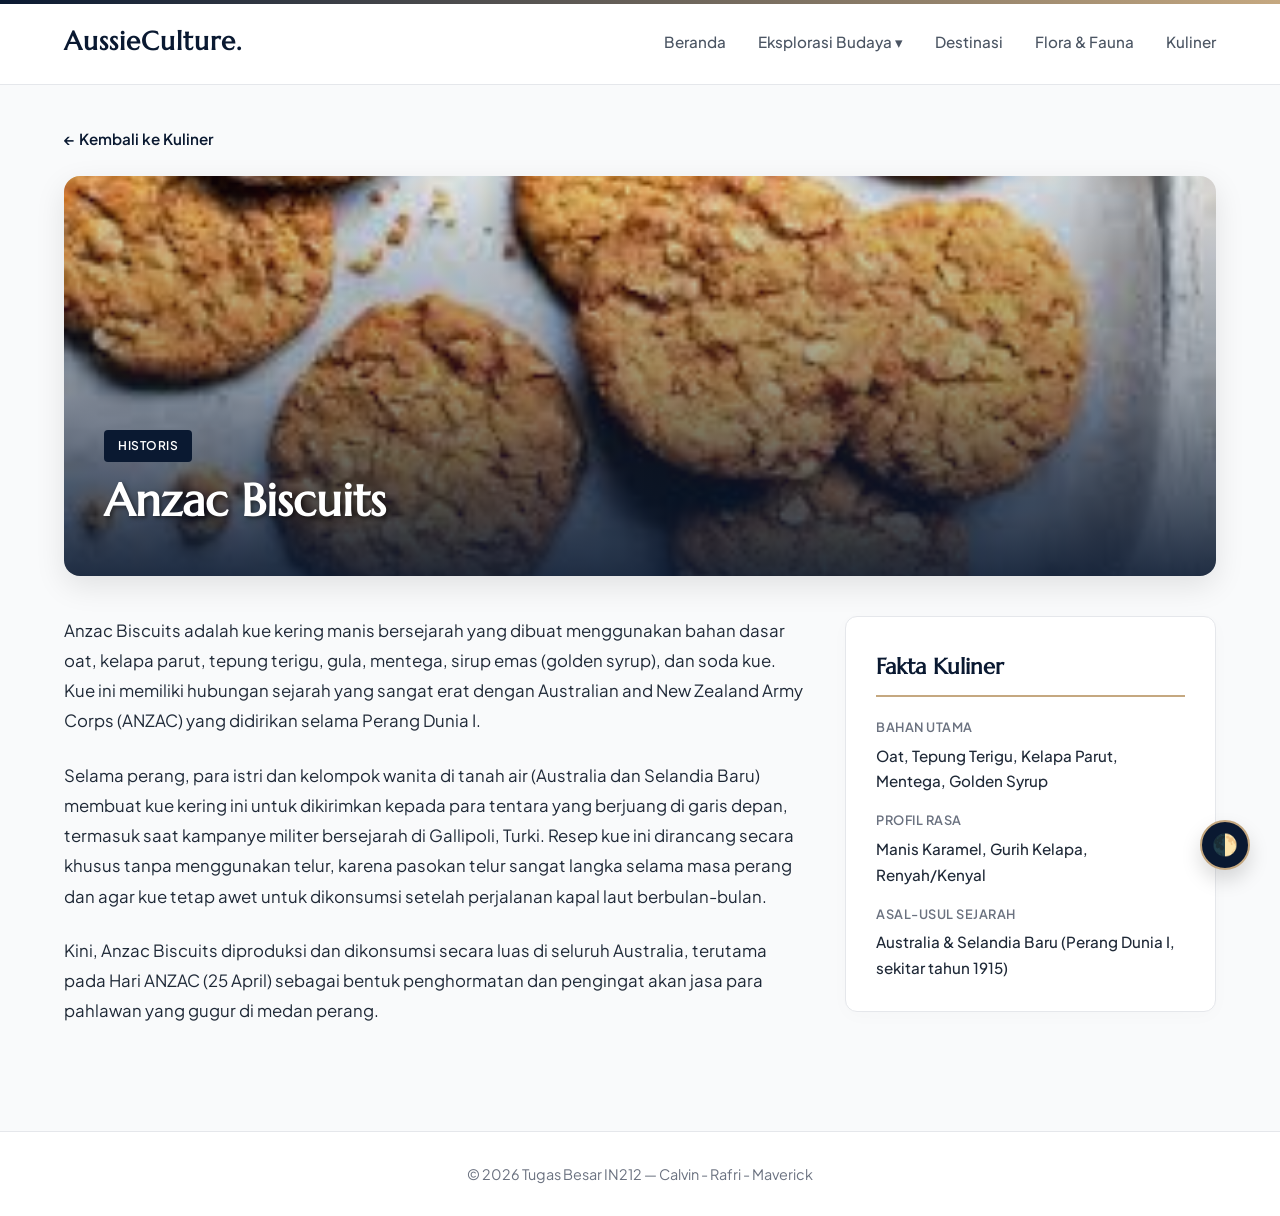
<file: anzac.html>
<!DOCTYPE html>
<html lang="id">
<head>
    <meta charset="UTF-8">
    <meta name="viewport" content="width=device-width, initial-scale=1.0">
    <title>Anzac Biscuits — AussieCulture</title>
    <link href="https://fonts.googleapis.com/css2?family=Marcellus&family=Plus+Jakarta+Sans:wght@300;400;500;600&display=swap" rel="stylesheet">
    <link rel="stylesheet" href="style.css">
</head>
<body>
    <script>
        if (localStorage.getItem("theme") === "dark") {
            document.body.classList.add("dark-theme");
        }
    </script>
    <nav class="navbar">
        <div class="nav-container">
            <a href="index.html" class="logo" style="text-decoration: none;">AussieCulture.</a>
            
            <div class="burger-menu" id="burger-btn">
                <div class="line1"></div>
                <div class="line2"></div>
                <div class="line3"></div>
            </div>

            <ul class="nav-links" id="nav-menu">
                <li><a href="index.html" id="nav-home">Beranda</a></li>
                <li class="dropdown">
                    <a href="#" class="dropbtn" id="dropdown-btn">Eksplorasi Budaya ▾</a>
                    <div class="dropdown-content">
                        <a href="index.html#semua" onclick="filterBudaya('semua')">Semua Arkeotipe</a>
                        <a href="index.html#aborigin" onclick="filterBudaya('aborigin')">Suku Aborigin</a>
                        <a href="index.html#kolonial" onclick="filterBudaya('kolonial')">Seni & Kolonial</a>
                    </div>
                </li>
                <li><a href="destinasi.html" id="nav-destinasi">Destinasi</a></li>
                <li><a href="flora-fauna.html" id="nav-flora">Flora & Fauna</a></li>
                <li><a href="kuliner.html" id="nav-kuliner">Kuliner</a></li>
            </ul>
        </div>
    </nav>

    <main class="container" style="padding-top: 40px;">
        <button id="dark-mode-toggle" class="floating-btn" title="Ubah Tema">🌓</button>
        <div class="scroll-line"></div>

        <div class="back-btn-container">
            <a href="kuliner.html" class="btn-back">← Kembali ke Kuliner</a>
        </div>

        <header class="detail-hero" style="background-image: url('photo/anzac2.jpg');">
            <div class="detail-hero-content">
                <span class="card-tag">HISTORIS</span>
                <h1 class="detail-title">Anzac Biscuits</h1>
            </div>
        </header>

        <div class="detail-grid">
            <article class="detail-main">
                <p>Anzac Biscuits adalah kue kering manis bersejarah yang dibuat menggunakan bahan dasar oat, kelapa parut, tepung terigu, gula, mentega, sirup emas (golden syrup), dan soda kue. Kue ini memiliki hubungan sejarah yang sangat erat dengan Australian and New Zealand Army Corps (ANZAC) yang didirikan selama Perang Dunia I.</p>
                <p>Selama perang, para istri dan kelompok wanita di tanah air (Australia dan Selandia Baru) membuat kue kering ini untuk dikirimkan kepada para tentara yang berjuang di garis depan, termasuk saat kampanye militer bersejarah di Gallipoli, Turki. Resep kue ini dirancang secara khusus tanpa menggunakan telur, karena pasokan telur sangat langka selama masa perang dan agar kue tetap awet untuk dikonsumsi setelah perjalanan kapal laut berbulan-bulan.</p>
                <p>Kini, Anzac Biscuits diproduksi dan dikonsumsi secara luas di seluruh Australia, terutama pada Hari ANZAC (25 April) sebagai bentuk penghormatan dan pengingat akan jasa para pahlawan yang gugur di medan perang.</p>
            </article>

            <aside class="detail-sidebar">
                <h3 class="sidebar-title">Fakta Kuliner</h3>
                
                <div class="fact-item">
                    <div class="fact-label">Bahan Utama</div>
                    <div class="fact-value">Oat, Tepung Terigu, Kelapa Parut, Mentega, Golden Syrup</div>
                </div>

                <div class="fact-item">
                    <div class="fact-label">Profil Rasa</div>
                    <div class="fact-value">Manis Karamel, Gurih Kelapa, Renyah/Kenyal</div>
                </div>

                <div class="fact-item">
                    <div class="fact-label">Asal-Usul Sejarah</div>
                    <div class="fact-value">Australia & Selandia Baru (Perang Dunia I, sekitar tahun 1915)</div>
                </div>
            </aside>
        </div>
    </main>

    <footer class="footer">
        <div class="footer-container container">
            <p>© 2026 Tugas Besar IN212 — Calvin - Rafri - Maverick</p>
        </div>
    </footer>

    <script src="index.js"></script>
</body>
</html>
</file>
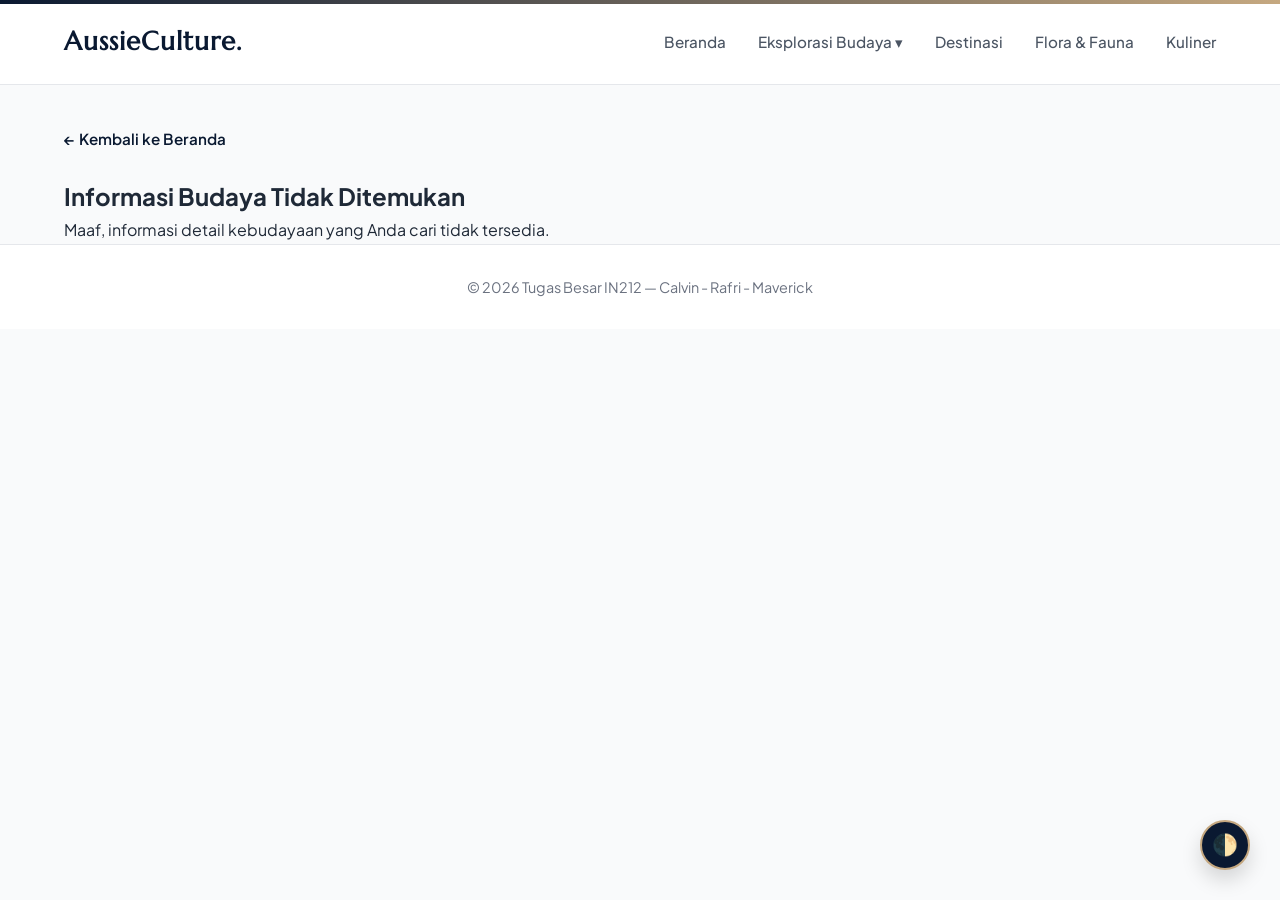
<file: detail-budaya.html>
<!DOCTYPE html>
<html lang="id">
<head>
    <meta charset="UTF-8">
    <meta name="viewport" content="width=device-width, initial-scale=1.0">
    <title>Eksplorasi Budaya — AussieCulture</title>
    <link href="https://fonts.googleapis.com/css2?family=Marcellus&family=Plus+Jakarta+Sans:wght@300;400;500;600&display=swap" rel="stylesheet">
    <link rel="stylesheet" href="style.css">
</head>
<body>
    <script>
        if (localStorage.getItem("theme") === "dark") {
            document.body.classList.add("dark-theme");
        }
    </script>
    <nav class="navbar">
        <div class="nav-container">
            <a href="index.html" class="logo" style="text-decoration: none;">AussieCulture.</a>
            
            <div class="burger-menu" id="burger-btn">
                <div class="line1"></div>
                <div class="line2"></div>
                <div class="line3"></div>
            </div>

            <ul class="nav-links" id="nav-menu">
                <li><a href="index.html" id="nav-home">Beranda</a></li>
                <li class="dropdown">
                    <a href="#" class="dropbtn" id="dropdown-btn">Eksplorasi Budaya ▾</a>
                    <div class="dropdown-content">
                        <a href="index.html#semua" onclick="filterBudaya('semua')">Semua Arkeotipe</a>
                        <a href="detail-budaya.html?id=aborigin">Suku Aborigin</a>
                        <a href="detail-budaya.html?id=kolonial">Seni & Kolonial</a>
                        <a href="detail-budaya.html?id=goldrush">Era Demam Emas</a>
                        <a href="detail-budaya.html?id=federasi">Lahirnya Federasi</a>
                    </div>
                </li>
                <li><a href="destinasi.html" id="nav-destinasi">Destinasi</a></li>
                <li><a href="flora-fauna.html" id="nav-flora">Flora & Fauna</a></li>
                <li><a href="kuliner.html" id="nav-kuliner">Kuliner</a></li>
            </ul>
        </div>
    </nav>

    <main class="container" style="padding-top: 40px;" id="budaya-detail-page">
        <button id="dark-mode-toggle" class="floating-btn" title="Ubah Tema">🌓</button>
        <div class="scroll-line"></div>

        <div id="detail-content-area">
            <div class="back-btn-container">
                <a href="index.html" class="btn-back">← Kembali ke Beranda</a>
            </div>

            <!-- Hero Banner Budaya -->
            <header class="detail-hero" id="detail-hero-bg">
                <div class="detail-hero-content">
                    <span class="card-tag" id="detail-tag">Era Sejarah</span>
                    <h1 class="detail-title" id="detail-title">Nama Arkeotipe Budaya</h1>
                </div>
            </header>

            <!-- Grid Konten -->
            <div class="detail-grid">
                <!-- Deskripsi Kiri -->
                <article class="detail-main" id="detail-desc">
                    <!-- Paragraf deskripsi diisi secara dinamis -->
                </article>

                <!-- Sidebar Kanan (Informasi Cepat) -->
                <aside class="detail-sidebar">
                    <h3 class="sidebar-title">Info Warisan</h3>
                    
                    <div class="fact-item">
                        <div class="fact-label">Elemen Kunci Kebudayaan</div>
                        <div class="fact-value" id="fact-elements">Memuat elemen kunci...</div>
                    </div>
                </aside>
            </div>
        </div>
    </main>

    <footer class="footer">
        <div class="footer-container container">
            <p>© 2026 Tugas Besar IN212 — Calvin - Rafri - Maverick</p>
        </div>
    </footer>

    <!-- Muat data.js sebelum script.js -->
    <script src="data.js"></script>
    <script src="index.js"></script>
</body>
</html>
</file>
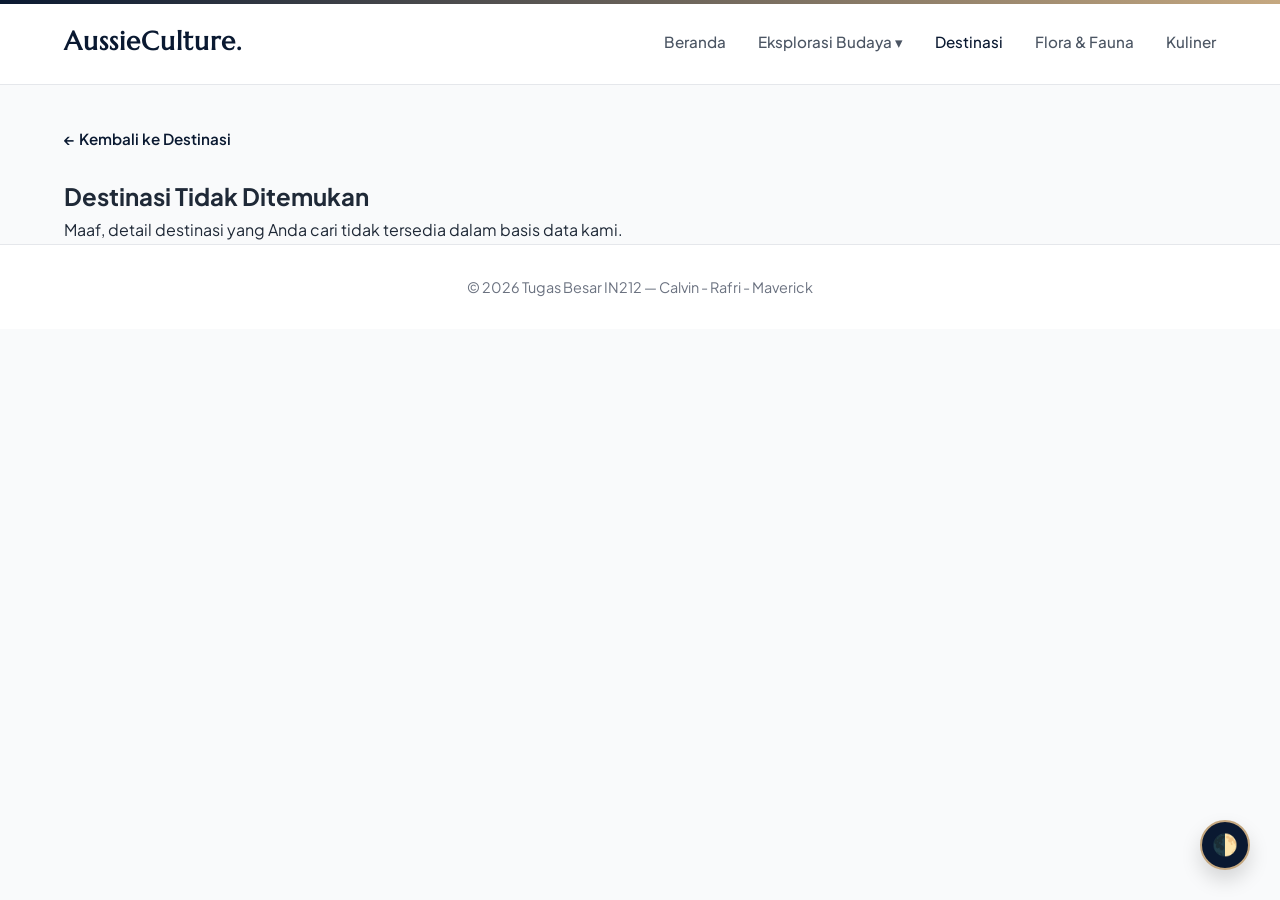
<file: detail-destinasi.html>
<!DOCTYPE html>
<html lang="id">
<head>
    <meta charset="UTF-8">
    <meta name="viewport" content="width=device-width, initial-scale=1.0">
    <title>Detail Destinasi — AussieCulture</title>
    <link href="https://fonts.googleapis.com/css2?family=Marcellus&family=Plus+Jakarta+Sans:wght@300;400;500;600&display=swap" rel="stylesheet">
    <link rel="stylesheet" href="style.css">
</head>
<body>
    <script>
        if (localStorage.getItem("theme") === "dark") {
            document.body.classList.add("dark-theme");
        }
    </script>
    <nav class="navbar">
        <div class="nav-container">
            <a href="index.html" class="logo" style="text-decoration: none;">AussieCulture.</a>
            
            <div class="burger-menu" id="burger-btn">
                <div class="line1"></div>
                <div class="line2"></div>
                <div class="line3"></div>
            </div>

            <ul class="nav-links" id="nav-menu">
                <li><a href="index.html" id="nav-home">Beranda</a></li>
                <li class="dropdown">
                    <a href="#" class="dropbtn" id="dropdown-btn">Eksplorasi Budaya ▾</a>
                    <div class="dropdown-content">
                        <a href="index.html#semua" onclick="filterBudaya('semua')">Semua Arkeotipe</a>
                        <a href="index.html#aborigin" onclick="filterBudaya('aborigin')">Suku Aborigin</a>
                        <a href="index.html#kolonial" onclick="filterBudaya('kolonial')">Seni & Kolonial</a>
                    </div>
                </li>
                <li><a href="destinasi.html" id="nav-destinasi">Destinasi</a></li>
                <li><a href="flora-fauna.html" id="nav-flora">Flora & Fauna</a></li>
                <li><a href="kuliner.html" id="nav-kuliner">Kuliner</a></li>
            </ul>
        </div>
    </nav>

    <main class="container" style="padding-top: 40px;" id="destinasi-detail-page">
        <button id="dark-mode-toggle" class="floating-btn" title="Ubah Tema">🌓</button>
        <div class="scroll-line"></div>

        <div id="detail-content-area">
            <div class="back-btn-container">
                <a href="destinasi.html" class="btn-back">← Kembali ke Destinasi</a>
            </div>

            <!-- Hero Banner Destinasi -->
            <header class="detail-hero" id="detail-hero-bg">
                <div class="detail-hero-content">
                    <span class="card-tag" id="detail-tag">Negara Bagian</span>
                    <h1 class="detail-title" id="detail-title">Nama Destinasi</h1>
                </div>
            </header>

            <!-- Grid Konten -->
            <div class="detail-grid">
                <!-- Deskripsi Kiri -->
                <article class="detail-main" id="detail-desc">
                    <!-- Paragraf deskripsi diisi secara dinamis -->
                </article>

                <!-- Sidebar Kanan (Informasi Cepat) -->
                <aside class="detail-sidebar">
                    <h3 class="sidebar-title">Fakta Kilat</h3>
                    
                    <div class="fact-item">
                        <div class="fact-label">Lokasi Geografis</div>
                        <div class="fact-value" id="fact-location">Memuat lokasi...</div>
                    </div>

                    <div class="fact-item">
                        <div class="fact-label">Waktu Terbaik Berkunjung</div>
                        <div class="fact-value" id="fact-time">Memuat waktu terbaik...</div>
                    </div>

                    <div class="fact-item">
                        <div class="fact-label">Aktivitas Rekomendasi</div>
                        <div class="fact-value" id="fact-activity">Memuat rekomendasi aktivitas...</div>
                    </div>
                </aside>
            </div>
        </div>
    </main>

    <footer class="footer">
        <div class="footer-container container">
            <p>© 2026 Tugas Besar IN212 — Calvin - Rafri - Maverick</p>
        </div>
    </footer>

    <!-- Muat data.js sebelum script.js -->
    <script src="data.js"></script>
    <script src="index.js"></script>
</body>
</html>
</file>
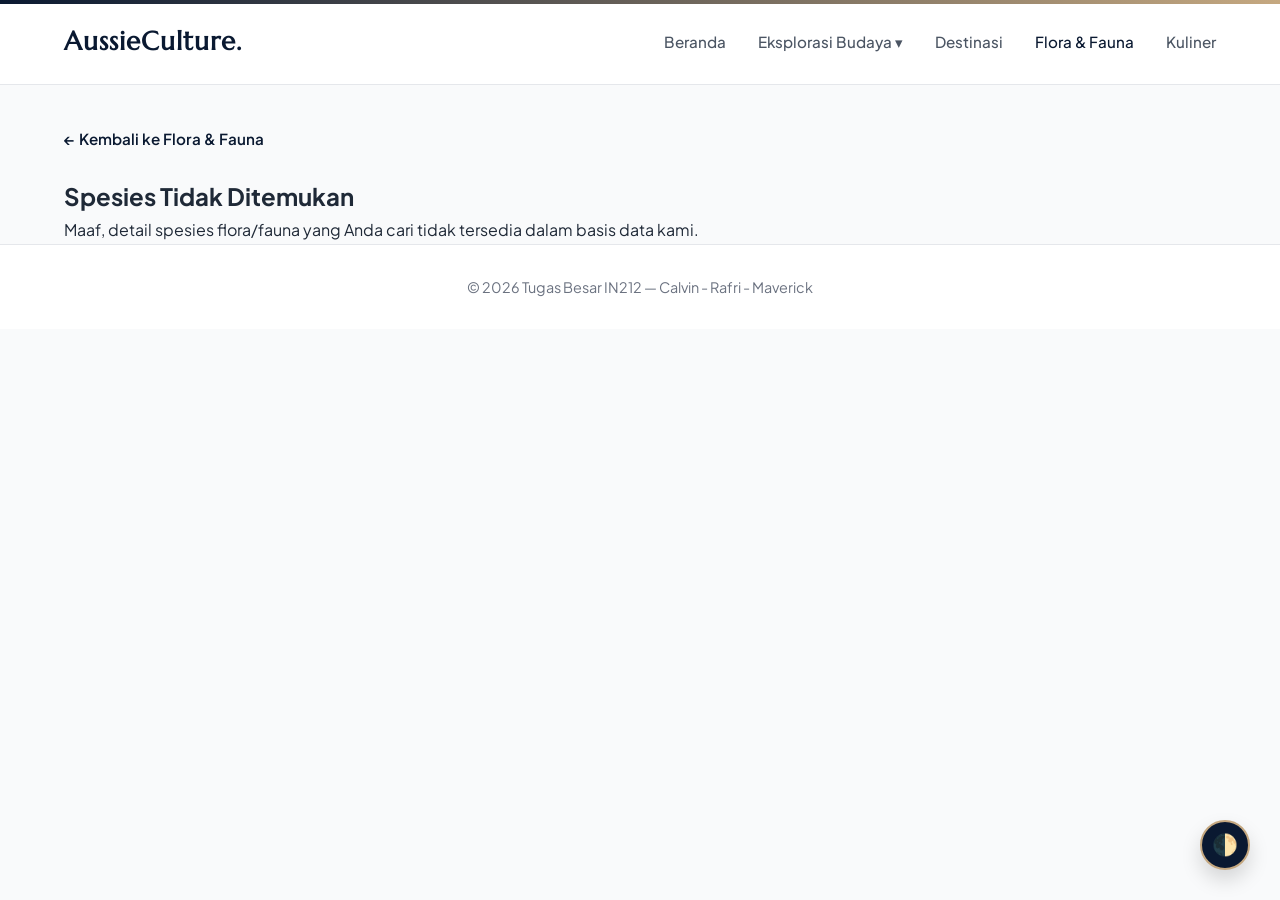
<file: detail-flora-fauna.html>
<!DOCTYPE html>
<html lang="id">
<head>
    <meta charset="UTF-8">
    <meta name="viewport" content="width=device-width, initial-scale=1.0">
    <title>Detail Flora & Fauna — AussieCulture</title>
    <link href="https://fonts.googleapis.com/css2?family=Marcellus&family=Plus+Jakarta+Sans:wght@300;400;500;600&display=swap" rel="stylesheet">
    <link rel="stylesheet" href="style.css">
</head>
<body>
    <script>
        if (localStorage.getItem("theme") === "dark") {
            document.body.classList.add("dark-theme");
        }
    </script>
    <nav class="navbar">
        <div class="nav-container">
            <a href="index.html" class="logo" style="text-decoration: none;">AussieCulture.</a>
            
            <div class="burger-menu" id="burger-btn">
                <div class="line1"></div>
                <div class="line2"></div>
                <div class="line3"></div>
            </div>

            <ul class="nav-links" id="nav-menu">
                <li><a href="index.html" id="nav-home">Beranda</a></li>
                <li class="dropdown">
                    <a href="#" class="dropbtn" id="dropdown-btn">Eksplorasi Budaya ▾</a>
                    <div class="dropdown-content">
                        <a href="index.html#semua" onclick="filterBudaya('semua')">Semua Arkeotipe</a>
                        <a href="index.html#aborigin" onclick="filterBudaya('aborigin')">Suku Aborigin</a>
                        <a href="index.html#kolonial" onclick="filterBudaya('kolonial')">Seni & Kolonial</a>
                    </div>
                </li>
                <li><a href="destinasi.html" id="nav-destinasi">Destinasi</a></li>
                <li><a href="flora-fauna.html" id="nav-flora">Flora & Fauna</a></li>
                <li><a href="kuliner.html" id="nav-kuliner">Kuliner</a></li>
            </ul>
        </div>
    </nav>

    <main class="container" style="padding-top: 40px;" id="flora-fauna-detail-page">
        <button id="dark-mode-toggle" class="floating-btn" title="Ubah Tema">🌓</button>
        <div class="scroll-line"></div>

        <div id="detail-content-area">
            <div class="back-btn-container">
                <a href="flora-fauna.html" class="btn-back">← Kembali ke Flora & Fauna</a>
            </div>

            <!-- Hero Banner Spesies -->
            <header class="detail-hero" id="detail-hero-bg">
                <div class="detail-hero-content">
                    <span class="card-tag" id="detail-tag">Kategori Spesies</span>
                    <h1 class="detail-title" id="detail-title">Nama Spesies</h1>
                </div>
            </header>

            <!-- Grid Konten -->
            <div class="detail-grid">
                <!-- Deskripsi Kiri -->
                <article class="detail-main" id="detail-desc">
                    <!-- Paragraf deskripsi diisi secara dinamis -->
                </article>

                <!-- Sidebar Kanan (Informasi Cepat) -->
                <aside class="detail-sidebar">
                    <h3 class="sidebar-title">Info Spesies</h3>
                    
                    <div class="fact-item">
                        <div class="fact-label">Habitat Alami</div>
                        <div class="fact-value" id="fact-habitat">Memuat habitat...</div>
                    </div>

                    <div class="fact-item">
                        <div class="fact-label">Status Konservasi</div>
                        <div class="fact-value" id="fact-status">Memuat status...</div>
                    </div>

                    <div class="fact-item">
                        <div class="fact-label">Fakta Menarik</div>
                        <div class="fact-value" id="fact-fun">Memuat fakta menarik...</div>
                    </div>
                </aside>
            </div>
        </div>
    </main>

    <footer class="footer">
        <div class="footer-container container">
            <p>© 2026 Tugas Besar IN212 — Calvin - Rafri - Maverick</p>
        </div>
    </footer>

    <!-- Muat data.js sebelum script.js -->
    <script src="data.js"></script>
    <script src="index.js"></script>
</body>
</html>
</file>
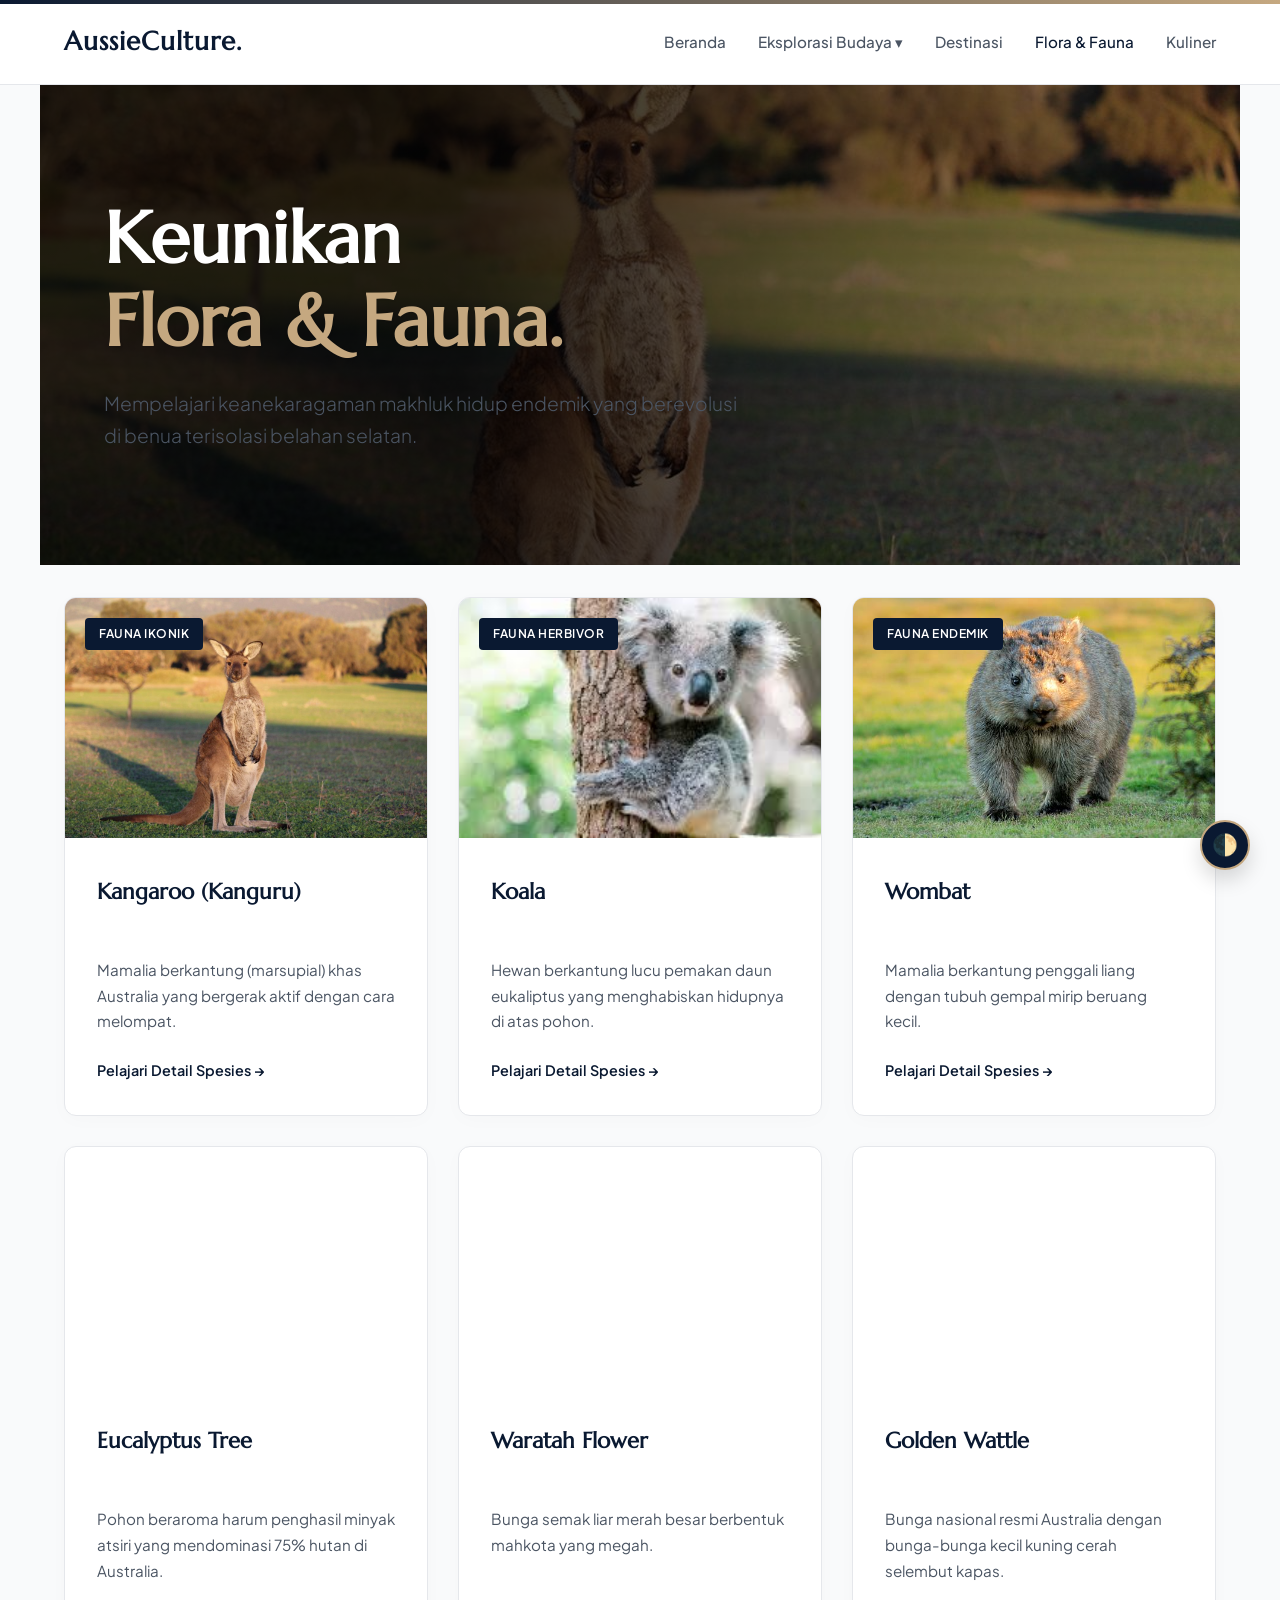
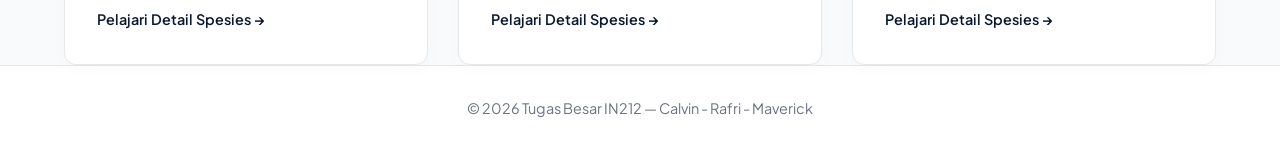
<file: flora-fauna.html>
<!DOCTYPE html>
<html lang="id">
<head>
    <meta charset="UTF-8">
    <meta name="viewport" content="width=device-width, initial-scale=1.0">
    <title>Keunikan Flora & Fauna Australia — AussieCulture</title>
    <link href="https://fonts.googleapis.com/css2?family=Marcellus&family=Plus+Jakarta+Sans:wght@300;400;500;600&display=swap" rel="stylesheet">
    <link rel="stylesheet" href="style.css">
</head>
<body>
    <script>
        if (localStorage.getItem("theme") === "dark") {
            document.body.classList.add("dark-theme");
        }
    </script>

    <nav class="navbar">
        <div class="nav-container">
            <a href="index.html" class="logo" style="text-decoration: none;">AussieCulture.</a>
            
            <div class="burger-menu" id="burger-btn">
                <div class="line1"></div>
                <div class="line2"></div>
                <div class="line3"></div>
            </div>

            <ul class="nav-links" id="nav-menu">
                <li><a href="index.html" id="nav-home">Beranda</a></li>
                <li class="dropdown">
                    <a href="#" class="dropbtn" id="dropdown-btn">Eksplorasi Budaya ▾</a>
                    <div class="dropdown-content">
                        <a href="index.html#semua" onclick="filterBudaya('semua')">Semua Arkeotipe</a>
                        <a href="detail-budaya.html?id=aborigin">Suku Aborigin</a>
                        <a href="detail-budaya.html?id=kolonial">Seni & Kolonial</a>
                        <a href="detail-budaya.html?id=goldrush">Era Demam Emas</a>
                        <a href="detail-budaya.html?id=federasi">Lahirnya Federasi</a>
                    </div>
                </li>
                <li><a href="destinasi.html" id="nav-destinasi">Destinasi</a></li>
                <li><a href="flora-fauna.html" id="nav-flora">Flora & Fauna</a></li>
                <li><a href="kuliner.html" id="nav-kuliner">Kuliner</a></li>
            </ul>
        </div>
    </nav>

  <header class="destinasi-carousel-hero container animate-fade">

    <div class="destinasi-css-track">

        <div class="destinasi-css-slide"
             style="background:url('photo/kanguru.jpg') center/cover no-repeat;">
        </div>

        <div class="destinasi-css-slide"
             style="background:url('photo/koala.jpg') center/cover no-repeat;">
        </div>

        <div class="destinasi-css-slide"
             style="background:url('photo/wombat.jpg') center/cover no-repeat;">
        </div>

        <div class="destinasi-css-slide"
             style="background:url('photo/wattle.jpg') center/cover no-repeat;">
        </div>

        <div class="destinasi-css-slide"
             style="background:url('photo/kanguru.jpg') center/cover no-repeat;">
        </div>

    </div>

    <div class="hero-content carousel-overlay-text">
        <h1 class="text-effect" style="color:white;">
            Keunikan<br>
        <span class="highlight">Flora & Fauna.</span>
        </h1>

        <p class="hero-lead">
            Mempelajari keanekaragaman makhluk hidup endemik yang berevolusi di benua terisolasi belahan selatan.
        </p>
    </div>

</header>

    <main class="container">
        <button id="dark-mode-toggle" class="floating-btn" title="Ubah Tema">🌓</button>
        <div class="scroll-line"></div>

        <section class="kuliner-grid">
            
            <a href="detail-flora-fauna.html?id=kangaroo" class="card-link">
                <div class="sejarah-card">
                    <div class="card-img-wrapper">
                        <img src="photo/kanguru.jpg" alt="Kangaroo" class="card-img">
                        <span class="card-tag">FAUNA IKONIK</span>
                    </div>
                    <div class="card-body">
                        <h2>Kangaroo (Kanguru)</h2>
                        <p>Mamalia berkantung (marsupial) khas Australia yang bergerak aktif dengan cara melompat.</p>
                        <span class="kuliner-more">Pelajari Detail Spesies →</span>
                    </div>
                </div>
            </a>

            <a href="detail-flora-fauna.html?id=koala" class="card-link">
                <div class="sejarah-card">
                    <div class="card-img-wrapper">
                        <img src="photo/koala.jpg" alt="Koala" class="card-img">
                        <span class="card-tag">FAUNA HERBIVOR</span>
                    </div>
                    <div class="card-body">
                        <h2>Koala</h2>
                        <p>Hewan berkantung lucu pemakan daun eukaliptus yang menghabiskan hidupnya di atas pohon.</p>
                        <span class="kuliner-more">Pelajari Detail Spesies →</span>
                    </div>
                </div>
            </a>

            <a href="detail-flora-fauna.html?id=wombat" class="card-link">
                <div class="sejarah-card">
                    <div class="card-img-wrapper">
                        <img src="photo/wombat.jpg" alt="Wombat" class="card-img">
                        <span class="card-tag">FAUNA ENDEMIK</span>
                    </div>
                    <div class="card-body">
                        <h2>Wombat</h2>
                        <p>Mamalia berkantung penggali liang dengan tubuh gempal mirip beruang kecil.</p>
                        <span class="kuliner-more">Pelajari Detail Spesies →</span>
                    </div>
                </div>
            </a>

            <a href="detail-flora-fauna.html?id=eucalyptus" class="card-link">
                <div class="sejarah-card">
                    <div class="card-img-wrapper">
                        <img src="photo/eucalypt.jpg" alt="Eucalyptus" class="card-img">
                        <span class="card-tag">FLORA DOMINAN</span>
                    </div>
                    <div class="card-body">
                        <h2>Eucalyptus Tree</h2>
                        <p>Pohon beraroma harum penghasil minyak atsiri yang mendominasi 75% hutan di Australia.</p>
                        <span class="kuliner-more">Pelajari Detail Spesies →</span>
                    </div>
                </div>
            </a>

            <a href="detail-flora-fauna.html?id=waratah" class="card-link">
                <div class="sejarah-card">
                    <div class="card-img-wrapper">
                        <img src="photo/waratah.jpg" alt="Waratah" class="card-img">
                        <span class="card-tag">FLORA NEW SOUTH WALES</span>
                    </div>
                    <div class="card-body">
                        <h2>Waratah Flower</h2>
                        <p>Bunga semak liar merah besar berbentuk mahkota yang megah.</p>
                        <span class="kuliner-more">Pelajari Detail Spesies →</span>
                    </div>
                </div>
            </a>

            <a href="detail-flora-fauna.html?id=golden-wattle" class="card-link">
                <div class="sejarah-card">
                    <div class="card-img-wrapper">
                        <img src="photo/wattle.jpg" alt="Golden Wattle" class="card-img">
                        <span class="card-tag">FLORA NASIONAL</span>
                    </div>
                    <div class="card-body">
                        <h2>Golden Wattle</h2>
                        <p>Bunga nasional resmi Australia dengan bunga-bunga kecil kuning cerah selembut kapas.</p>
                        <span class="kuliner-more">Pelajari Detail Spesies →</span>
                    </div>
                </div>
            </a>

        </section>
    </main>

    <footer class="footer">
        <div class="footer-container container">
            <p>© 2026 Tugas Besar IN212 — Calvin - Rafri - Maverick</p>
        </div>
    </footer>

    <script src="index.js"></script>
</body>
</html>
</file>
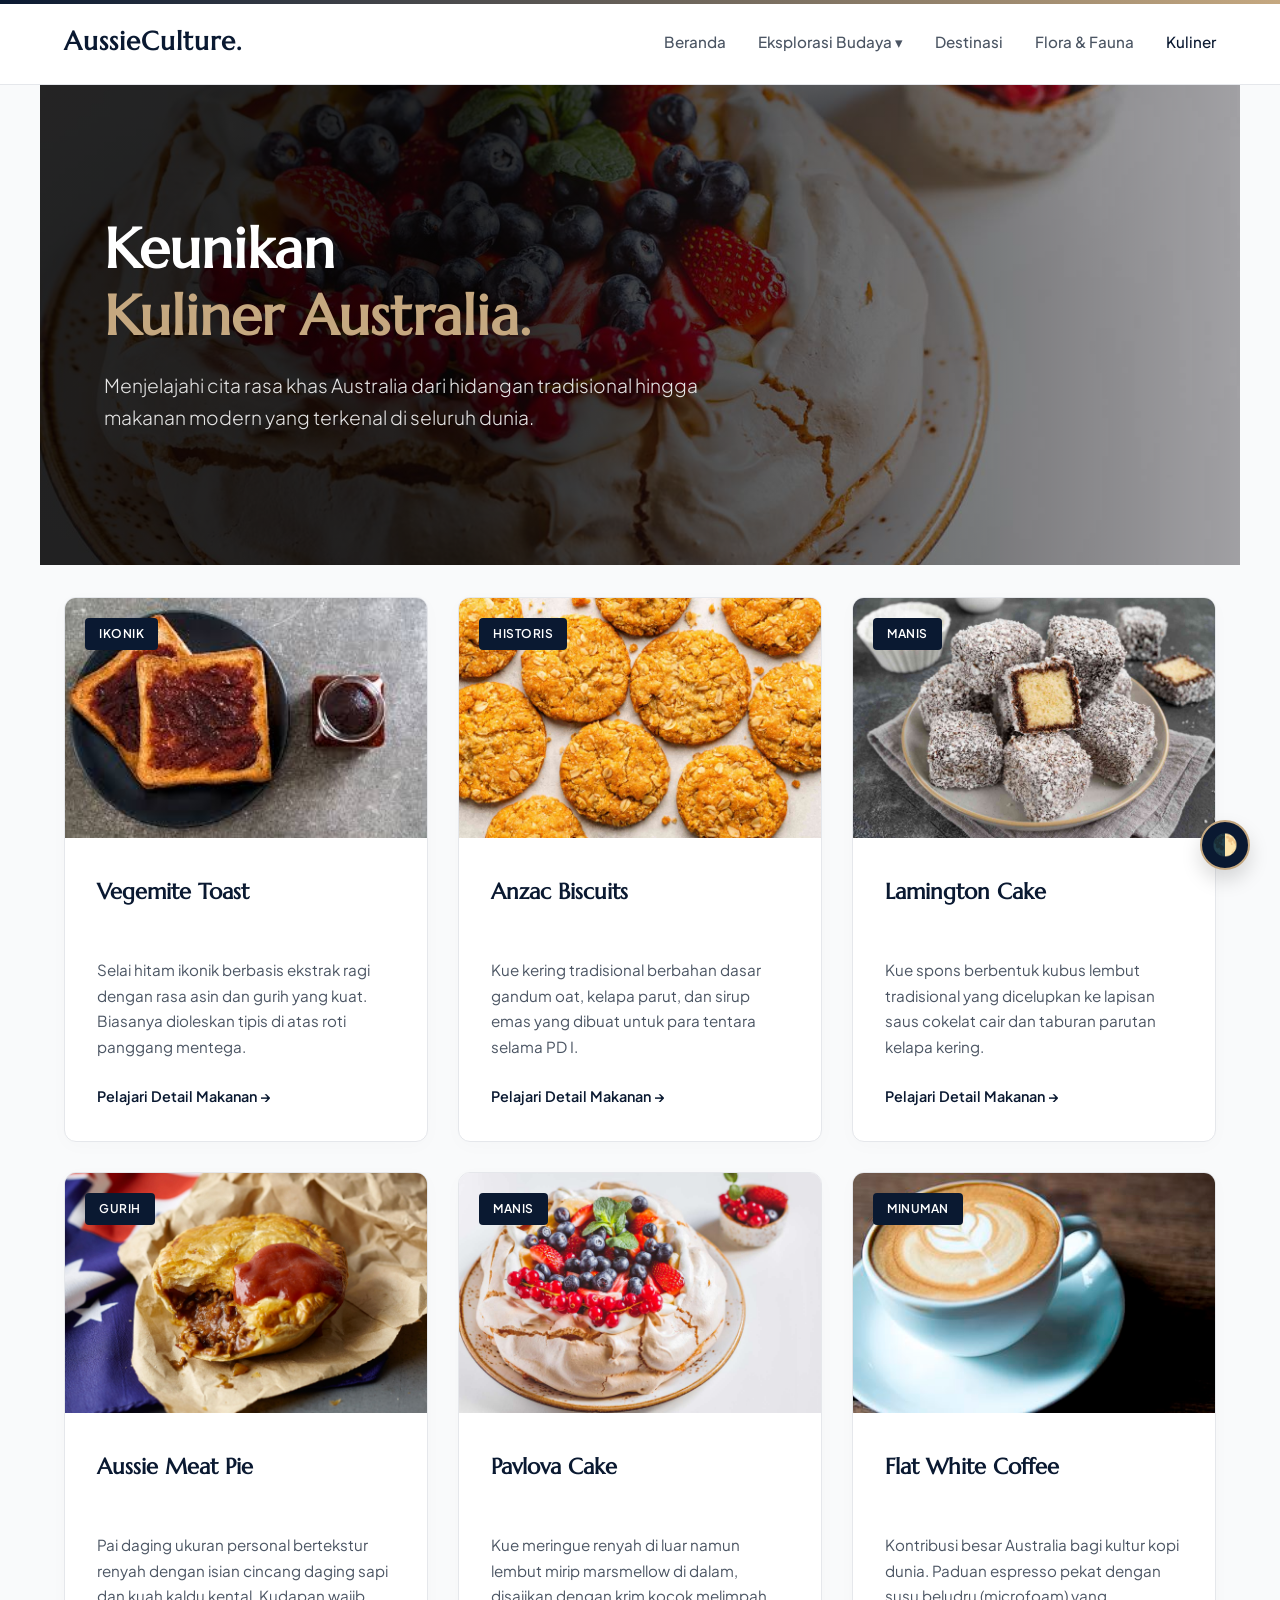
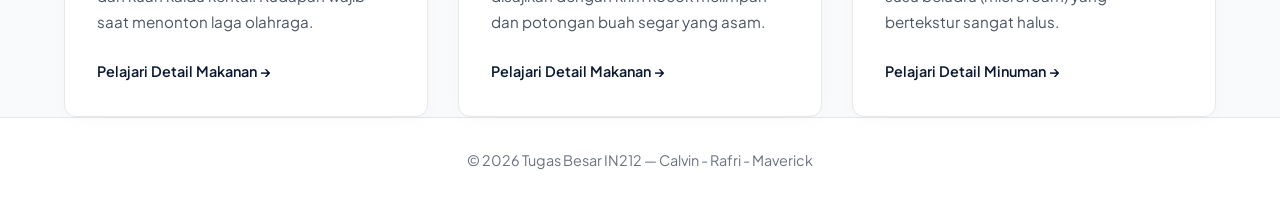
<file: kuliner.html>
<!DOCTYPE html>
<html lang="id">
<head>
    <meta charset="UTF-8">
    <meta name="viewport" content="width=device-width, initial-scale=1.0">
    <title>Eksplorasi Kuliner Australia — AussieCulture</title>
    <link href="https://fonts.googleapis.com/css2?family=Marcellus&family=Plus+Jakarta+Sans:wght@300;400;500;600&display=swap" rel="stylesheet">
    <link rel="stylesheet" href="style.css">
</head>
<body>
    <script>
        if (localStorage.getItem("theme") === "dark") {
            document.body.classList.add("dark-theme");
        }
    </script>

    <nav class="navbar">
        <div class="nav-container">
            <a href="index.html" class="logo" style="text-decoration: none;">AussieCulture.</a>
            
            <div class="burger-menu" id="burger-btn">
                <div class="line1"></div>
                <div class="line2"></div>
                <div class="line3"></div>
            </div>

            <ul class="nav-links" id="nav-menu">
                <li><a href="index.html" id="nav-home">Beranda</a></li>
                <li class="dropdown">
                    <a href="#" class="dropbtn" id="dropdown-btn">Eksplorasi Budaya ▾</a>
                    <div class="dropdown-content">
                        <a href="index.html#semua" onclick="filterBudaya('semua')">Semua Arkeotipe</a>
                        <a href="detail-budaya.html?id=aborigin">Suku Aborigin</a>
                        <a href="detail-budaya.html?id=kolonial">Seni & Kolonial</a>
                        <a href="detail-budaya.html?id=goldrush">Era Demam Emas</a>
                        <a href="detail-budaya.html?id=federasi">Lahirnya Federasi</a>
                    </div>
                </li>
                <li><a href="destinasi.html" id="nav-destinasi">Destinasi</a></li>
                <li><a href="flora-fauna.html" id="nav-flora">Flora & Fauna</a></li>
                <li><a href="kuliner.html" id="nav-kuliner">Kuliner</a></li>
            </ul>
        </div>
    </nav>

    <header class="destinasi-carousel-hero container animate-fade">

    <div class="destinasi-css-track kuliner-css-track">

        <div class="destinasi-css-slide"
             style="background:url('photo/pavlova.jpg') center/cover no-repeat;">
        </div>

        <div class="destinasi-css-slide"
             style="background:url('photo/pie.jpeg') center/cover no-repeat;">
        </div>

        <div class="destinasi-css-slide"
             style="background:url('photo/lamington.jpg') center/cover no-repeat;">
        </div>

        <div class="destinasi-css-slide"
             style="background:url('photo/coffe.jpg') center/cover no-repeat;">
        </div>

        <div class="destinasi-css-slide"
             style="background:url('photo/pavlova.jpg') center/cover no-repeat;">
        </div>

    </div>

    <div class="hero-content carousel-overlay-text">
        <h1 class="text-effect"
            style="margin:0; color:#ffffff; font-size:3.5rem; line-height:1.2;">
            Keunikan<br>
            <span class="highlight">Kuliner Australia.</span>
        </h1>

        <p class="hero-lead"
           style="margin-top:1.2rem; color:#e5e5e5; max-width:650px;">
            Menjelajahi cita rasa khas Australia dari hidangan tradisional hingga makanan modern yang terkenal di seluruh dunia.
        </p>
    </div>

</header>

    <main class="container">
        <button id="dark-mode-toggle" class="floating-btn" title="Ubah Tema">🌓</button>
        <div class="scroll-line"></div>
        
        <section class="kuliner-grid">
            
            <!-- Card 1: Vegemite -->
            <a href="vegemite.html" class="card-link">
                <div class="sejarah-card">
                    <div class="card-img-wrapper">
                        <img src="photo/vegemite.jpg" alt="Vegemite Toast" class="card-img">
                        <span class="card-tag">IKONIK</span>
                    </div>
                    <div class="card-body">
                        <h2>Vegemite Toast</h2>
                        <p>Selai hitam ikonik berbasis ekstrak ragi dengan rasa asin dan gurih yang kuat. Biasanya dioleskan tipis di atas roti panggang mentega.</p>
                        <span class="kuliner-more">Pelajari Detail Makanan →</span>
                    </div>
                </div>
            </a>

            <!-- Card 2: Anzac Biscuits -->
            <a href="anzac.html" class="card-link">
                <div class="sejarah-card">
                    <div class="card-img-wrapper">
                        <img src="photo/anzac.jpg" alt="Anzac Biscuits" class="card-img">
                        <span class="card-tag">HISTORIS</span>
                    </div>
                    <div class="card-body">
                        <h2>Anzac Biscuits</h2>
                        <p>Kue kering tradisional berbahan dasar gandum oat, kelapa parut, dan sirup emas yang dibuat untuk para tentara selama PD I.</p>
                        <span class="kuliner-more">Pelajari Detail Makanan →</span>
                    </div>
                </div>
            </a>

            <!-- Card 3: Lamington -->
            <a href="lamington.html" class="card-link">
                <div class="sejarah-card">
                    <div class="card-img-wrapper">
                        <img src="photo/lamington.jpg" alt="Lamington Cake" class="card-img">
                        <span class="card-tag">MANIS</span>
                    </div>
                    <div class="card-body">
                        <h2>Lamington Cake</h2>
                        <p>Kue spons berbentuk kubus lembut tradisional yang dicelupkan ke lapisan saus cokelat cair dan taburan parutan kelapa kering.</p>
                        <span class="kuliner-more">Pelajari Detail Makanan →</span>
                    </div>
                </div>
            </a>

            <!-- Card 4: Aussie Meat Pie -->
            <a href="pie.html" class="card-link">
                <div class="sejarah-card">
                    <div class="card-img-wrapper">
                        <img src="photo/pie.jpeg" alt="Aussie Meat Pie" class="card-img">
                        <span class="card-tag">GURIH</span>
                    </div>
                    <div class="card-body">
                        <h2>Aussie Meat Pie</h2>
                        <p>Pai daging ukuran personal bertekstur renyah dengan isian cincang daging sapi dan kuah kaldu kental. Kudapan wajib saat menonton laga olahraga.</p>
                        <span class="kuliner-more">Pelajari Detail Makanan →</span>
                    </div>
                </div>
            </a>

            <!-- Card 5: Pavlova  -->
            <a href="pavlova.html" class="card-link">
                <div class="sejarah-card">
                    <div class="card-img-wrapper">
                        <img src="photo/pavlova.jpg" alt="Pavlova Cake" class="card-img">
                        <span class="card-tag">MANIS</span>
                    </div>
                    <div class="card-body">
                        <h2>Pavlova Cake</h2>
                        <p>Kue meringue renyah di luar namun lembut mirip marsmellow di dalam, disajikan dengan krim kocok melimpah dan potongan buah segar yang asam.</p>
                        <span class="kuliner-more">Pelajari Detail Makanan →</span>
                    </div>
                </div>
            </a>

            <!-- Card 6: Flat White Coffee -->
            <a href="whitecoffe.html" class="card-link">
                <div class="sejarah-card">
                    <div class="card-img-wrapper">
                        <img src="photo/coffe.jpg" alt="Flat White Coffee" class="card-img">
                        <span class="card-tag">MINUMAN</span>
                    </div>
                    <div class="card-body">
                        <h2>Flat White Coffee</h2>
                        <p>Kontribusi besar Australia bagi kultur kopi dunia. Paduan espresso pekat dengan susu beludru (microfoam) yang bertekstur sangat halus.</p>
                        <span class="kuliner-more">Pelajari Detail Minuman →</span>
                    </div>
                </div>
            </a>

        </section>
    </main>

    <footer class="footer">
        <div class="footer-container container">
            <p>© 2026 Tugas Besar IN212 — Calvin - Rafri - Maverick</p>
        </div>
    </footer>

    <script src="index.js"></script>
</body>
</html>
</file>
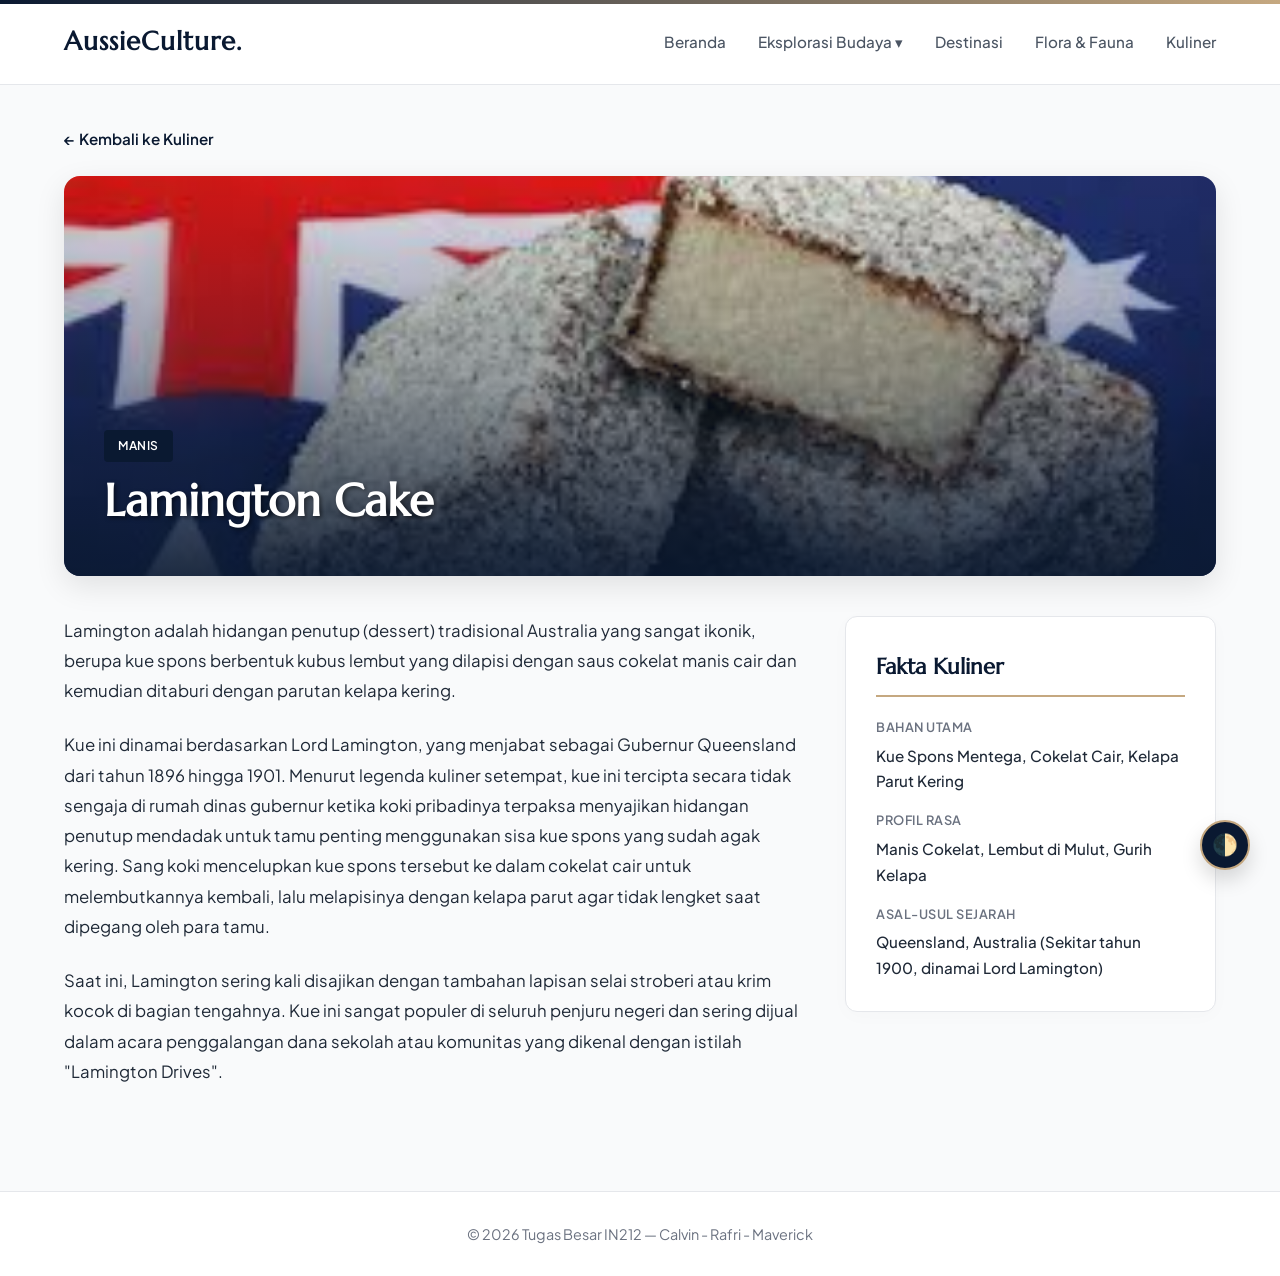
<file: lamington.html>
<!DOCTYPE html>
<html lang="id">
<head>
    <meta charset="UTF-8">
    <meta name="viewport" content="width=device-width, initial-scale=1.0">
    <title>Lamington Cake — AussieCulture</title>
    <link href="https://fonts.googleapis.com/css2?family=Marcellus&family=Plus+Jakarta+Sans:wght@300;400;500;600&display=swap" rel="stylesheet">
    <link rel="stylesheet" href="style.css">
</head>
<body>
    <script>
        if (localStorage.getItem("theme") === "dark") {
            document.body.classList.add("dark-theme");
        }
    </script>
    <nav class="navbar">
        <div class="nav-container">
            <a href="index.html" class="logo" style="text-decoration: none;">AussieCulture.</a>
            
            <div class="burger-menu" id="burger-btn">
                <div class="line1"></div>
                <div class="line2 ="></div>
                <div class="line3"></div>
            </div>

            <ul class="nav-links" id="nav-menu">
                <li><a href="index.html" id="nav-home">Beranda</a></li>
                <li class="dropdown">
                    <a href="#" class="dropbtn" id="dropdown-btn">Eksplorasi Budaya ▾</a>
                    <div class="dropdown-content">
                        <a href="index.html#semua" onclick="filterBudaya('semua')">Semua Arkeotipe</a>
                        <a href="index.html#aborigin" onclick="filterBudaya('aborigin')">Suku Aborigin</a>
                        <a href="index.html#kolonial" onclick="filterBudaya('kolonial')">Seni & Kolonial</a>
                    </div>
                </li>
                <li><a href="destinasi.html" id="nav-destinasi">Destinasi</a></li>
                <li><a href="flora-fauna.html" id="nav-flora">Flora & Fauna</a></li>
                <li><a href="kuliner.html" id="nav-kuliner">Kuliner</a></li>
            </ul>
        </div>
    </nav>

    <main class="container" style="padding-top: 40px;">
        <button id="dark-mode-toggle" class="floating-btn" title="Ubah Tema">🌓</button>
        <div class="scroll-line"></div>

        <div class="back-btn-container">
            <a href="kuliner.html" class="btn-back">← Kembali ke Kuliner</a>
        </div>

        <header class="detail-hero" style="background-image: url('photo/lamington2.jpg');">
            <div class="detail-hero-content">
                <span class="card-tag">MANIS</span>
                <h1 class="detail-title">Lamington Cake</h1>
            </div>
        </header>

        <div class="detail-grid">
            <article class="detail-main">
                <p>Lamington adalah hidangan penutup (dessert) tradisional Australia yang sangat ikonik, berupa kue spons berbentuk kubus lembut yang dilapisi dengan saus cokelat manis cair dan kemudian ditaburi dengan parutan kelapa kering.</p>
                <p>Kue ini dinamai berdasarkan Lord Lamington, yang menjabat sebagai Gubernur Queensland dari tahun 1896 hingga 1901. Menurut legenda kuliner setempat, kue ini tercipta secara tidak sengaja di rumah dinas gubernur ketika koki pribadinya terpaksa menyajikan hidangan penutup mendadak untuk tamu penting menggunakan sisa kue spons yang sudah agak kering. Sang koki mencelupkan kue spons tersebut ke dalam cokelat cair untuk melembutkannya kembali, lalu melapisinya dengan kelapa parut agar tidak lengket saat dipegang oleh para tamu.</p>
                <p>Saat ini, Lamington sering kali disajikan dengan tambahan lapisan selai stroberi atau krim kocok di bagian tengahnya. Kue ini sangat populer di seluruh penjuru negeri dan sering dijual dalam acara penggalangan dana sekolah atau komunitas yang dikenal dengan istilah "Lamington Drives".</p>
            </article>

            <aside class="detail-sidebar">
                <h3 class="sidebar-title">Fakta Kuliner</h3>
                
                <div class="fact-item">
                    <div class="fact-label">Bahan Utama</div>
                    <div class="fact-value">Kue Spons Mentega, Cokelat Cair, Kelapa Parut Kering</div>
                </div>

                <div class="fact-item">
                    <div class="fact-label">Profil Rasa</div>
                    <div class="fact-value">Manis Cokelat, Lembut di Mulut, Gurih Kelapa</div>
                </div>

                <div class="fact-item">
                    <div class="fact-label">Asal-Usul Sejarah</div>
                    <div class="fact-value">Queensland, Australia (Sekitar tahun 1900, dinamai Lord Lamington)</div>
                </div>
            </aside>
        </div>
    </main>

    <footer class="footer">
        <div class="footer-container container">
            <p>© 2026 Tugas Besar IN212 — Calvin - Rafri - Maverick</p>
        </div>
    </footer>

    <script src="index.js"></script>
</body>
</html>
</file>
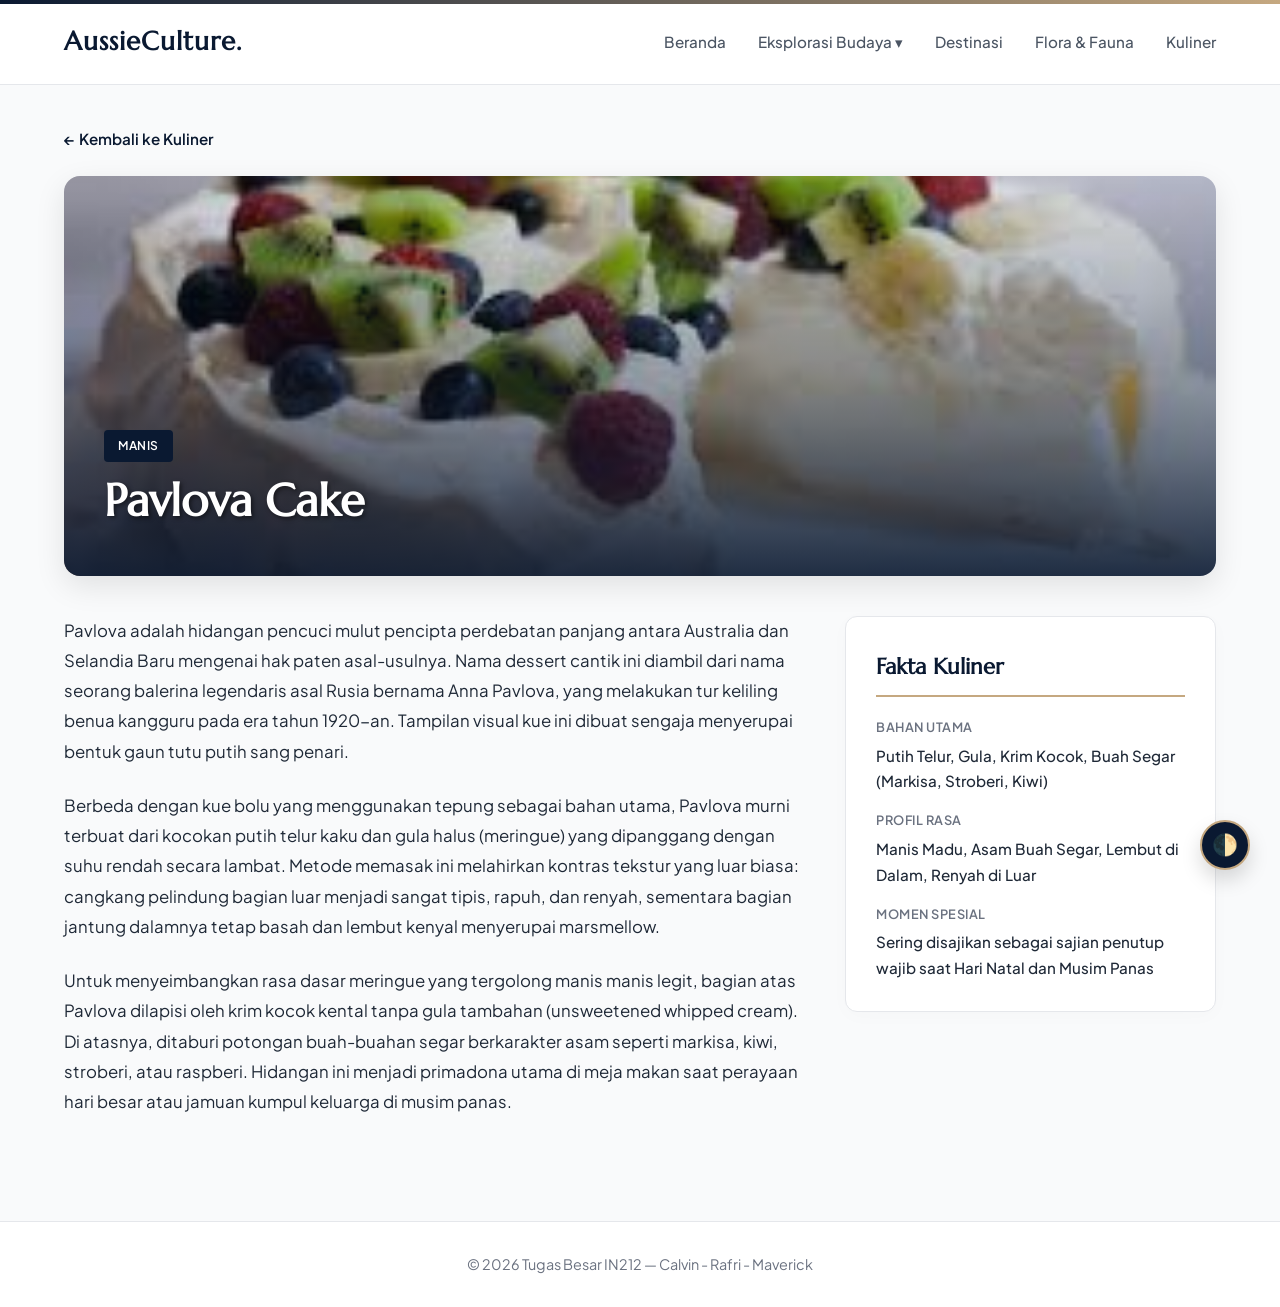
<file: pavlova.html>
<!DOCTYPE html>
<html lang="id">
<head>
    <meta charset="UTF-8">
    <meta name="viewport" content="width=device-width, initial-scale=1.0">
    <title>Pavlova Cake — AussieCulture</title>
    <link href="https://fonts.googleapis.com/css2?family=Marcellus&family=Plus+Jakarta+Sans:wght@300;400;500;600&display=swap" rel="stylesheet">
    <link rel="stylesheet" href="style.css">
</head>
<body>
    <script>
        if (localStorage.getItem("theme") === "dark") {
            document.body.classList.add("dark-theme");
        }
    </script>
    <nav class="navbar">
        <div class="nav-container">
            <a href="index.html" class="logo" style="text-decoration: none;">AussieCulture.</a>
            
            <div class="burger-menu" id="burger-btn">
                <div class="line1"></div>
                <div class="line2"></div>
                <div class="line3"></div>
            </div>

            <ul class="nav-links" id="nav-menu">
                <li><a href="index.html" id="nav-home">Beranda</a></li>
                <li class="dropdown">
                    <a href="#" class="dropbtn" id="dropdown-btn">Eksplorasi Budaya ▾</a>
                    <div class="dropdown-content">
                        <a href="index.html#semua" onclick="filterBudaya('semua')">Semua Arkeotipe</a>
                        <a href="index.html#aborigin" onclick="filterBudaya('aborigin')">Suku Aborigin</a>
                        <a href="index.html#kolonial" onclick="filterBudaya('kolonial')">Seni & Kolonial</a>
                    </div>
                </li>
                <li><a href="destinasi.html" id="nav-destinasi">Destinasi</a></li>
                <li><a href="flora-fauna.html" id="nav-flora">Flora & Fauna</a></li>
                <li><a href="kuliner.html" id="nav-kuliner">Kuliner</a></li>
            </ul>
        </div>
    </nav>

    <main class="container" style="padding-top: 40px;">
        <button id="dark-mode-toggle" class="floating-btn" title="Ubah Tema">🌓</button>
        <div class="scroll-line"></div>

        <div class="back-btn-container">
            <a href="kuliner.html" class="btn-back">← Kembali ke Kuliner</a>
        </div>

        <header class="detail-hero" style="background-image: url('photo/pavlova2.jpg');">
            <div class="detail-hero-content">
                <span class="card-tag">MANIS</span>
                <h1 class="detail-title">Pavlova Cake</h1>
            </div>
        </header>

        <div class="detail-grid">
            <article class="detail-main">
                <p>Pavlova adalah hidangan pencuci mulut pencipta perdebatan panjang antara Australia dan Selandia Baru mengenai hak paten asal-usulnya. Nama dessert cantik ini diambil dari nama seorang balerina legendaris asal Rusia bernama Anna Pavlova, yang melakukan tur keliling benua kangguru pada era tahun 1920-an. Tampilan visual kue ini dibuat sengaja menyerupai bentuk gaun tutu putih sang penari.</p>
                <p>Berbeda dengan kue bolu yang menggunakan tepung sebagai bahan utama, Pavlova murni terbuat dari kocokan putih telur kaku dan gula halus (meringue) yang dipanggang dengan suhu rendah secara lambat. Metode memasak ini melahirkan kontras tekstur yang luar biasa: cangkang pelindung bagian luar menjadi sangat tipis, rapuh, dan renyah, sementara bagian jantung dalamnya tetap basah dan lembut kenyal menyerupai marsmellow.</p>
                <p>Untuk menyeimbangkan rasa dasar meringue yang tergolong manis manis legit, bagian atas Pavlova dilapisi oleh krim kocok kental tanpa gula tambahan (unsweetened whipped cream). Di atasnya, ditaburi potongan buah-buahan segar berkarakter asam seperti markisa, kiwi, stroberi, atau raspberi. Hidangan ini menjadi primadona utama di meja makan saat perayaan hari besar atau jamuan kumpul keluarga di musim panas.</p>
            </article>

            <aside class="detail-sidebar">
                <h3 class="sidebar-title">Fakta Kuliner</h3>
                
                <div class="fact-item">
                    <div class="fact-label">Bahan Utama</div>
                    <div class="fact-value">Putih Telur, Gula, Krim Kocok, Buah Segar (Markisa, Stroberi, Kiwi)</div>
                </div>

                <div class="fact-item">
                    <div class="fact-label">Profil Rasa</div>
                    <div class="fact-value">Manis Madu, Asam Buah Segar, Lembut di Dalam, Renyah di Luar</div>
                </div>

                <div class="fact-item">
                    <div class="fact-label">Momen Spesial</div>
                    <div class="fact-value">Sering disajikan sebagai sajian penutup wajib saat Hari Natal dan Musim Panas</div>
                </div>
            </aside>
        </div>
    </main>

    <footer class="footer">
        <div class="footer-container container">
            <p>© 2026 Tugas Besar IN212 — Calvin - Rafri - Maverick</p>
        </div>
    </footer>

    <script src="index.js"></script>
</body>
</html>
</file>
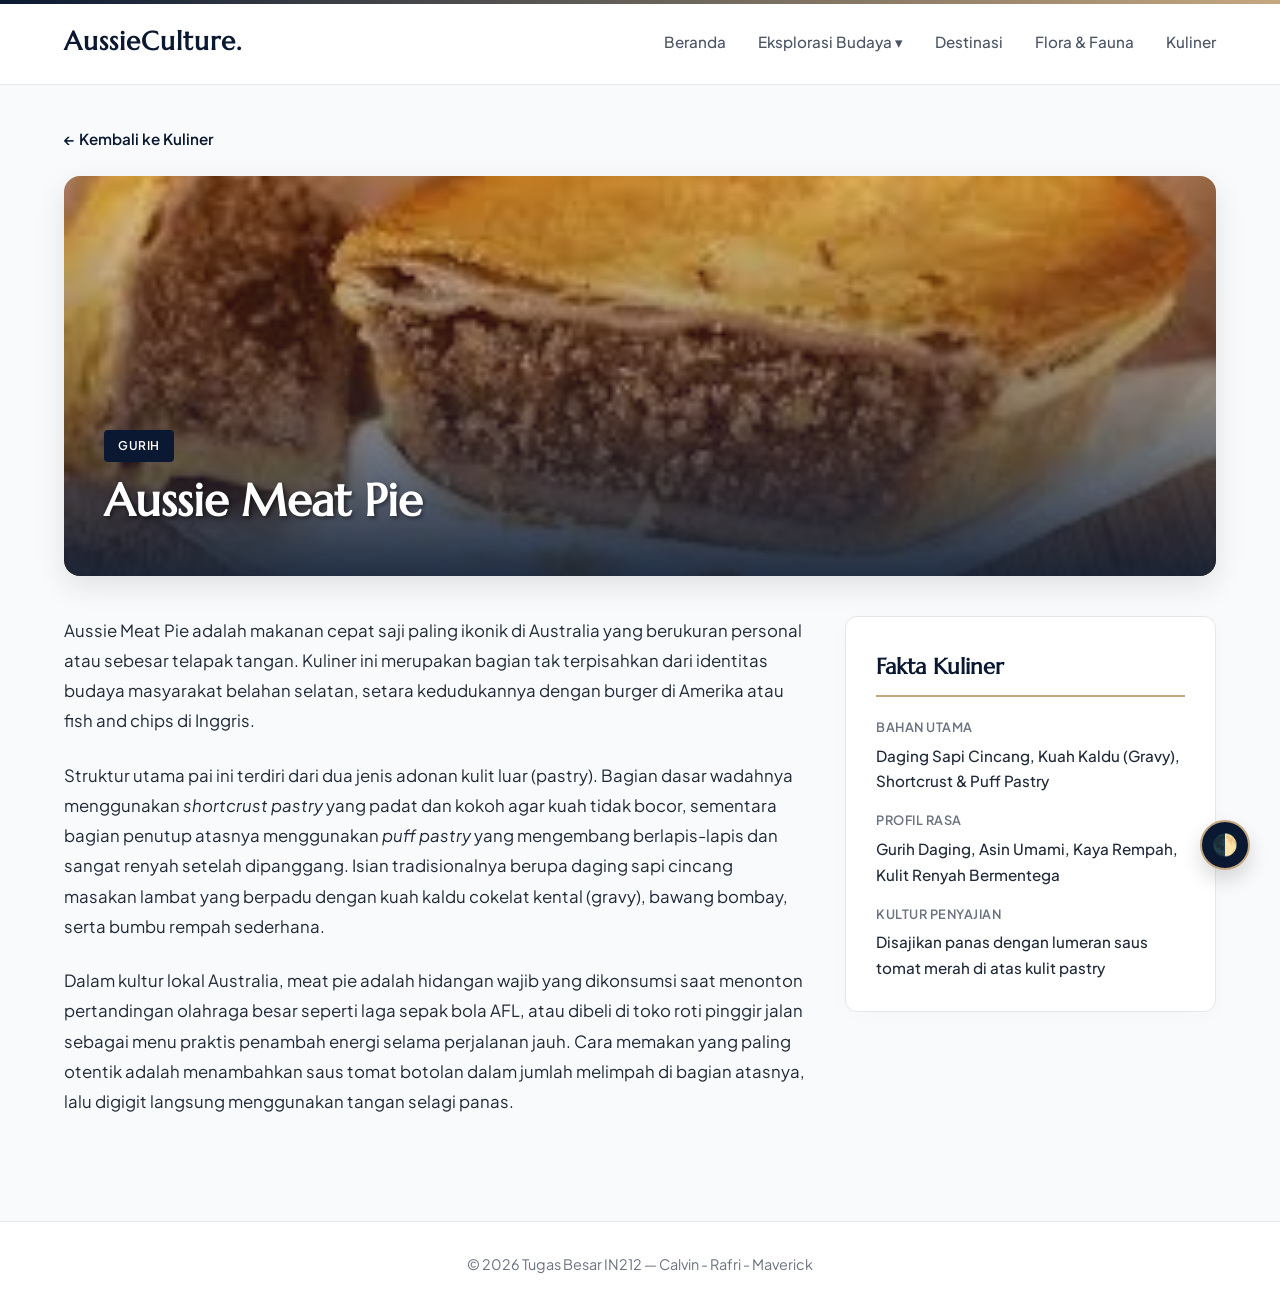
<file: pie.html>
<!DOCTYPE html>
<html lang="id">
<head>
    <meta charset="UTF-8">
    <meta name="viewport" content="width=device-width, initial-scale=1.0">
    <title>Aussie Meat Pie — AussieCulture</title>
    <link href="https://fonts.googleapis.com/css2?family=Marcellus&family=Plus+Jakarta+Sans:wght@300;400;500;600&display=swap" rel="stylesheet">
    <link rel="stylesheet" href="style.css">
</head>
<body>
    <script>
        if (localStorage.getItem("theme") === "dark") {
            document.body.classList.add("dark-theme");
        }
    </script>
    <nav class="navbar">
        <div class="nav-container">
            <a href="index.html" class="logo" style="text-decoration: none;">AussieCulture.</a>
            
            <div class="burger-menu" id="burger-btn">
                <div class="line1"></div>
                <div class="line2"></div>
                <div class="line3"></div>
            </div>

            <ul class="nav-links" id="nav-menu">
                <li><a href="index.html" id="nav-home">Beranda</a></li>
                <li class="dropdown">
                    <a href="#" class="dropbtn" id="dropdown-btn">Eksplorasi Budaya ▾</a>
                    <div class="dropdown-content">
                        <a href="index.html#semua" onclick="filterBudaya('semua')">Semua Arkeotipe</a>
                        <a href="index.html#aborigin" onclick="filterBudaya('aborigin')">Suku Aborigin</a>
                        <a href="index.html#kolonial" onclick="filterBudaya('kolonial')">Seni & Kolonial</a>
                    </div>
                </li>
                <li><a href="destinasi.html" id="nav-destinasi">Destinasi</a></li>
                <li><a href="flora-fauna.html" id="nav-flora">Flora & Fauna</a></li>
                <li><a href="kuliner.html" id="nav-kuliner">Kuliner</a></li>
            </ul>
        </div>
    </nav>

    <main class="container" style="padding-top: 40px;">
        <button id="dark-mode-toggle" class="floating-btn" title="Ubah Tema">🌓</button>
        <div class="scroll-line"></div>

        <div class="back-btn-container">
            <a href="kuliner.html" class="btn-back">← Kembali ke Kuliner</a>
        </div>

        <header class="detail-hero" style="background-image: url('photo/pie2.jpg');">
            <div class="detail-hero-content">
                <span class="card-tag">GURIH</span>
                <h1 class="detail-title">Aussie Meat Pie</h1>
            </div>
        </header>

        <div class="detail-grid">
            <article class="detail-main">
                <p>Aussie Meat Pie adalah makanan cepat saji paling ikonik di Australia yang berukuran personal atau sebesar telapak tangan. Kuliner ini merupakan bagian tak terpisahkan dari identitas budaya masyarakat belahan selatan, setara kedudukannya dengan burger di Amerika atau fish and chips di Inggris.</p>
                <p>Struktur utama pai ini terdiri dari dua jenis adonan kulit luar (pastry). Bagian dasar wadahnya menggunakan <i>shortcrust pastry</i> yang padat dan kokoh agar kuah tidak bocor, sementara bagian penutup atasnya menggunakan <i>puff pastry</i> yang mengembang berlapis-lapis dan sangat renyah setelah dipanggang. Isian tradisionalnya berupa daging sapi cincang masakan lambat yang berpadu dengan kuah kaldu cokelat kental (gravy), bawang bombay, serta bumbu rempah sederhana.</p>
                <p>Dalam kultur lokal Australia, meat pie adalah hidangan wajib yang dikonsumsi saat menonton pertandingan olahraga besar seperti laga sepak bola AFL, atau dibeli di toko roti pinggir jalan sebagai menu praktis penambah energi selama perjalanan jauh. Cara memakan yang paling otentik adalah menambahkan saus tomat botolan dalam jumlah melimpah di bagian atasnya, lalu digigit langsung menggunakan tangan selagi panas.</p>
            </article>

            <aside class="detail-sidebar">
                <h3 class="sidebar-title">Fakta Kuliner</h3>
                
                <div class="fact-item">
                    <div class="fact-label">Bahan Utama</div>
                    <div class="fact-value">Daging Sapi Cincang, Kuah Kaldu (Gravy), Shortcrust & Puff Pastry</div>
                </div>

                <div class="fact-item">
                    <div class="fact-label">Profil Rasa</div>
                    <div class="fact-value">Gurih Daging, Asin Umami, Kaya Rempah, Kulit Renyah Bermentega</div>
                </div>

                <div class="fact-item">
                    <div class="fact-label">Kultur Penyajian</div>
                    <div class="fact-value">Disajikan panas dengan lumeran saus tomat merah di atas kulit pastry</div>
                </div>
            </aside>
        </div>
    </main>

    <footer class="footer">
        <div class="footer-container container">
            <p>© 2026 Tugas Besar IN212 — Calvin - Rafri - Maverick</p>
        </div>
    </footer>

    <script src="index.js"></script>
</body>
</html>
</file>
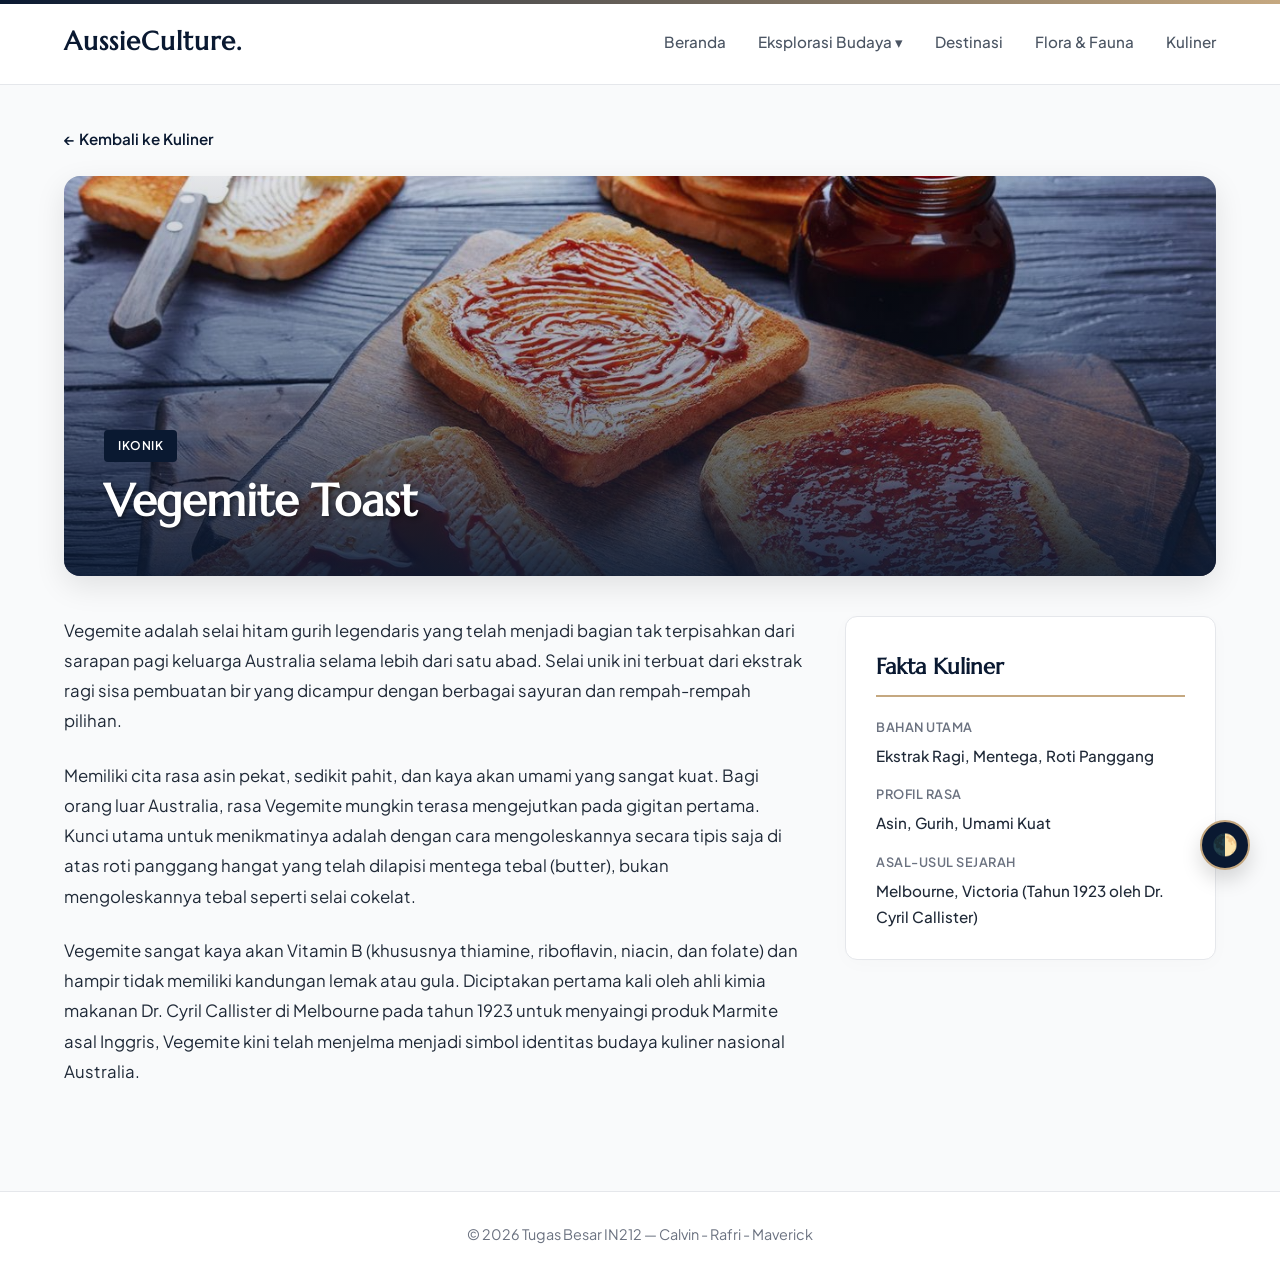
<file: vegemite.html>
<!DOCTYPE html>
<html lang="id">
<head>
    <meta charset="UTF-8">
    <meta name="viewport" content="width=device-width, initial-scale=1.0">
    <title>Vegemite Toast — AussieCulture</title>
    <link href="https://fonts.googleapis.com/css2?family=Marcellus&family=Plus+Jakarta+Sans:wght@300;400;500;600&display=swap" rel="stylesheet">
    <link rel="stylesheet" href="style.css">
</head>
<body>
    <script>
        if (localStorage.getItem("theme") === "dark") {
            document.body.classList.add("dark-theme");
        }
    </script>
    <nav class="navbar">
        <div class="nav-container">
            <a href="index.html" class="logo" style="text-decoration: none;">AussieCulture.</a>
            
            <div class="burger-menu" id="burger-btn">
                <div class="line1"></div>
                <div class="line2"></div>
                <div class="line3"></div>
            </div>

            <ul class="nav-links" id="nav-menu">
                <li><a href="index.html" id="nav-home">Beranda</a></li>
                <li class="dropdown">
                    <a href="#" class="dropbtn" id="dropdown-btn">Eksplorasi Budaya ▾</a>
                    <div class="dropdown-content">
                        <a href="index.html#semua" onclick="filterBudaya('semua')">Semua Arkeotipe</a>
                        <a href="index.html#aborigin" onclick="filterBudaya('aborigin')">Suku Aborigin</a>
                        <a href="index.html#kolonial" onclick="filterBudaya('kolonial')">Seni & Kolonial</a>
                    </div>
                </li>
                <li><a href="destinasi.html" id="nav-destinasi">Destinasi</a></li>
                <li><a href="flora-fauna.html" id="nav-flora">Flora & Fauna</a></li>
                <li><a href="kuliner.html" id="nav-kuliner">Kuliner</a></li>
            </ul>
        </div>
    </nav>

    <main class="container" style="padding-top: 40px;">
        <button id="dark-mode-toggle" class="floating-btn" title="Ubah Tema">🌓</button>
        <div class="scroll-line"></div>

        <div class="back-btn-container">
            <a href="kuliner.html" class="btn-back">← Kembali ke Kuliner</a>
        </div>

        <header class="detail-hero" style="background-image: url('photo/vegemite2.jpg');">
            <div class="detail-hero-content">
                <span class="card-tag">IKONIK</span>
                <h1 class="detail-title">Vegemite Toast</h1>
            </div>
        </header>

        <div class="detail-grid">
            <article class="detail-main">
                <p>Vegemite adalah selai hitam gurih legendaris yang telah menjadi bagian tak terpisahkan dari sarapan pagi keluarga Australia selama lebih dari satu abad. Selai unik ini terbuat dari ekstrak ragi sisa pembuatan bir yang dicampur dengan berbagai sayuran dan rempah-rempah pilihan.</p>
                <p>Memiliki cita rasa asin pekat, sedikit pahit, dan kaya akan umami yang sangat kuat. Bagi orang luar Australia, rasa Vegemite mungkin terasa mengejutkan pada gigitan pertama. Kunci utama untuk menikmatinya adalah dengan cara mengoleskannya secara tipis saja di atas roti panggang hangat yang telah dilapisi mentega tebal (butter), bukan mengoleskannya tebal seperti selai cokelat.</p>
                <p>Vegemite sangat kaya akan Vitamin B (khususnya thiamine, riboflavin, niacin, dan folate) dan hampir tidak memiliki kandungan lemak atau gula. Diciptakan pertama kali oleh ahli kimia makanan Dr. Cyril Callister di Melbourne pada tahun 1923 untuk menyaingi produk Marmite asal Inggris, Vegemite kini telah menjelma menjadi simbol identitas budaya kuliner nasional Australia.</p>
            </article>

            <aside class="detail-sidebar">
                <h3 class="sidebar-title">Fakta Kuliner</h3>
                
                <div class="fact-item">
                    <div class="fact-label">Bahan Utama</div>
                    <div class="fact-value">Ekstrak Ragi, Mentega, Roti Panggang</div>
                </div>

                <div class="fact-item">
                    <div class="fact-label">Profil Rasa</div>
                    <div class="fact-value">Asin, Gurih, Umami Kuat</div>
                </div>

                <div class="fact-item">
                    <div class="fact-label">Asal-Usul Sejarah</div>
                    <div class="fact-value">Melbourne, Victoria (Tahun 1923 oleh Dr. Cyril Callister)</div>
                </div>
            </aside>
        </div>
    </main>

    <footer class="footer">
        <div class="footer-container container">
            <p>© 2026 Tugas Besar IN212 — Calvin - Rafri - Maverick</p>
        </div>
    </footer>

    <script src="index.js"></script>
</body>
</html>
</file>
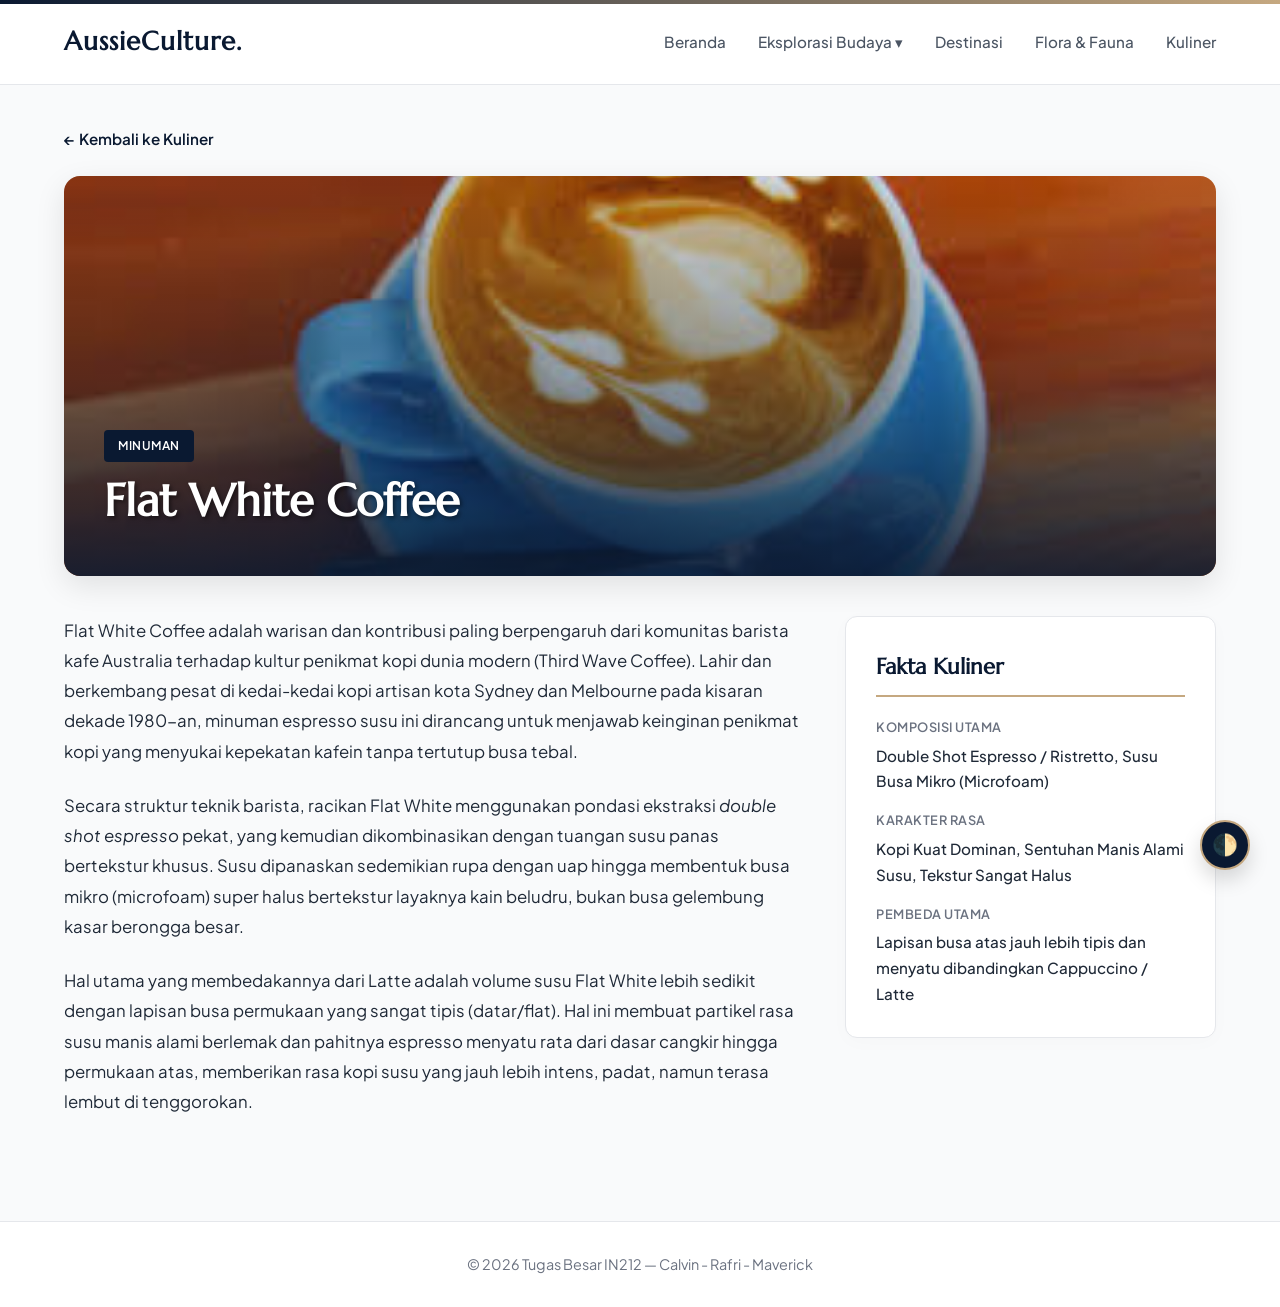
<file: whitecoffe.html>
<!DOCTYPE html>
<html lang="id">
<head>
    <meta charset="UTF-8">
    <meta name="viewport" content="width=device-width, initial-scale=1.0">
    <title>Flat White Coffee — AussieCulture</title>
    <link href="https://fonts.googleapis.com/css2?family=Marcellus&family=Plus+Jakarta+Sans:wght@300;400;500;600&display=swap" rel="stylesheet">
    <link rel="stylesheet" href="style.css">
</head>
<body>
    <script>
        if (localStorage.getItem("theme") === "dark") {
            document.body.classList.add("dark-theme");
        }
    </script>
    <nav class="navbar">
        <div class="nav-container">
            <a href="index.html" class="logo" style="text-decoration: none;">AussieCulture.</a>
            
            <div class="burger-menu" id="burger-btn">
                <div class="line1"></div>
                <div class="line2"></div>
                <div class="line3"></div>
            </div>

            <ul class="nav-links" id="nav-menu">
                <li><a href="index.html" id="nav-home">Beranda</a></li>
                <li class="dropdown">
                    <a href="#" class="dropbtn" id="dropdown-btn">Eksplorasi Budaya ▾</a>
                    <div class="dropdown-content">
                        <a href="index.html#semua" onclick="filterBudaya('semua')">Semua Arkeotipe</a>
                        <a href="index.html#aborigin" onclick="filterBudaya('aborigin')">Suku Aborigin</a>
                        <a href="index.html#kolonial" onclick="filterBudaya('kolonial')">Seni & Kolonial</a>
                    </div>
                </li>
                <li><a href="destinasi.html" id="nav-destinasi">Destinasi</a></li>
                <li><a href="flora-fauna.html" id="nav-flora">Flora & Fauna</a></li>
                <li><a href="kuliner.html" id="nav-kuliner">Kuliner</a></li>
            </ul>
        </div>
    </nav>

    <main class="container" style="padding-top: 40px;">
        <button id="dark-mode-toggle" class="floating-btn" title="Ubah Tema">🌓</button>
        <div class="scroll-line"></div>

        <div class="back-btn-container">
            <a href="kuliner.html" class="btn-back">← Kembali ke Kuliner</a>
        </div>

        <header class="detail-hero" style="background-image: url('photo/coffe2.jpg');">
            <div class="detail-hero-content">
                <span class="card-tag">MINUMAN</span>
                <h1 class="detail-title">Flat White Coffee</h1>
            </div>
        </header>

        <div class="detail-grid">
            <article class="detail-main">
                <p>Flat White Coffee adalah warisan dan kontribusi paling berpengaruh dari komunitas barista kafe Australia terhadap kultur penikmat kopi dunia modern (Third Wave Coffee). Lahir dan berkembang pesat di kedai-kedai kopi artisan kota Sydney dan Melbourne pada kisaran dekade 1980-an, minuman espresso susu ini dirancang untuk menjawab keinginan penikmat kopi yang menyukai kepekatan kafein tanpa tertutup busa tebal.</p>
                <p>Secara struktur teknik barista, racikan Flat White menggunakan pondasi ekstraksi <i>double shot espresso</i> pekat, yang kemudian dikombinasikan dengan tuangan susu panas bertekstur khusus. Susu dipanaskan sedemikian rupa dengan uap hingga membentuk busa mikro (microfoam) super halus bertekstur layaknya kain beludru, bukan busa gelembung kasar berongga besar.</p>
                <p>Hal utama yang membedakannya dari Latte adalah volume susu Flat White lebih sedikit dengan lapisan busa permukaan yang sangat tipis (datar/flat). Hal ini membuat partikel rasa susu manis alami berlemak dan pahitnya espresso menyatu rata dari dasar cangkir hingga permukaan atas, memberikan rasa kopi susu yang jauh lebih intens, padat, namun terasa lembut di tenggorokan.</p>
            </article>

            <aside class="detail-sidebar">
                <h3 class="sidebar-title">Fakta Kuliner</h3>
                
                <div class="fact-item">
                    <div class="fact-label">Komposisi Utama</div>
                    <div class="fact-value">Double Shot Espresso / Ristretto, Susu Busa Mikro (Microfoam)</div>
                </div>

                <div class="fact-item">
                    <div class="fact-label">Karakter Rasa</div>
                    <div class="fact-value">Kopi Kuat Dominan, Sentuhan Manis Alami Susu, Tekstur Sangat Halus</div>
                </div>

                <div class="fact-item">
                    <div class="fact-label">Pembeda Utama</div>
                    <div class="fact-value">Lapisan busa atas jauh lebih tipis dan menyatu dibandingkan Cappuccino / Latte</div>
                </div>
            </aside>
        </div>
    </main>

    <footer class="footer">
        <div class="footer-container container">
            <p>© 2026 Tugas Besar IN212 — Calvin - Rafri - Maverick</p>
        </div>
    </footer>

    <script src="index.js"></script>
</body>
</html>
</file>
<file: style.css>
/* --- RESET & DESIGN SYSTEM --- */
* {
    margin: 0;
    padding: 0;
    box-sizing: border-box;
}

:root {
    --primary-blue: #0A1931;   /* Biru Navy Premium */
    --accent-gold: #C5A880;    /* Emas Muted Elegan */
    --text-dark: #1F2937;      /* Abu-abu pekat untuk teks bacaan */
    --bg-light: #F9FAFB;       /* Putih Bersih Off-white */
    --font-heading: 'Marcellus', serif;
    --font-body: 'Plus Jakarta Sans', sans-serif;
}

body {
    background-color: var(--bg-light);
    color: var(--text-dark);
    font-family: var(--font-body);
    line-height: 1.7;
    -webkit-font-smoothing: antialiased;
}

.container {
    max-width: 1200px;
    margin: 0 auto;
    padding: 0 24px;
}

/* --- FITUR: Flexbox Navigation --- */
.navbar {
    background-color: #ffffff;
    border-bottom: 1px solid #E5E7EB;
    position: sticky;
    top: 0;
    z-index: 100;
}

.nav-container {
    display: flex;
    justify-content: space-between;
    align-items: center;
    max-width: 1200px;
    margin: 0 auto;
    padding: 20px 24px;
    position: relative;
}

.logo {
    font-family: var(--font-heading);
    font-size: 1.6rem;
    font-weight: bold;
    color: var(--primary-blue);
    letter-spacing: 1px;
}

/* Tombol Burger Menu (Sembunyi secara default di PC) */
.burger-menu {
    display: flex;
    flex-direction: column;
    gap: 5px;
    cursor: pointer;
    padding: 5px;
    z-index: 110;
}

.burger-menu div {
    width: 24px;
    height: 2px;
    background-color: var(--primary-blue);
    transition: all 0.3s ease;
}

/* Struktur Nav-Links Mengutamakan Tampilan HP (Mobile First) */
.nav-links {
    display: none; 
    flex-direction: column;
    position: absolute;
    top: 100%;
    left: 0;
    width: 100%;
    background-color: #ffffff;
    padding: 24px;
    border-bottom: 1px solid #E5E7EB;
    gap: 20px;
    box-shadow: 0 15px 25px rgba(0, 0, 0, 0.05);
    list-style: none;
}

/* Class bantuan pemicu aktifnya menu di HP via JS */
.nav-links.mobile-active {
    display: flex;
}

.nav-links a {
    text-decoration: none;
    color: #4B5563;
    font-weight: 500;
    font-size: 0.95rem;
    transition: color 0.3s ease;
    display: block;
}

.nav-links a:hover, .nav-links a.active {
    color: var(--primary-blue);
}

/* Animasi perubahan bentuk burger menjadi tanda silang (X) */
.burger-menu.active-burger .line1 {
    transform: rotate(-45deg) translate(-5px, 5px);
}
.burger-menu.active-burger .line2 {
    opacity: 0;
}
.burger-menu.active-burger .line3 {
    transform: rotate(45deg) translate(-5px, -5px);
}

/* --- FITUR: Dropdown Styling --- */
.dropdown {
    position: relative;
}

.dropdown-content {
    display: none;
    background-color: #F9FAFB;
    min-width: 200px;
    border-radius: 8px;
    overflow: hidden;
    margin-top: 8px;
    padding-left: 12px;
}

.dropdown-content a {
    color: var(--text-dark);
    padding: 12px 16px;
    display: block;
    font-size: 0.9rem;
}

.dropdown-content a:hover {
    background-color: #F3F4F6;
    color: var(--primary-blue);
}

/* Class pembantu untuk toggle dropdown via click di HP */
.show-dropdown {
    display: block !important;
}

/* --- HERO & FITUR: Text Effect --- */
.hero {
    padding: 80px 0 60px 0;
}

.text-effect {
    font-family: var(--font-heading);
    font-size: 3.5rem;
    color: var(--primary-blue);
    line-height: 1.15;
    margin-bottom: 24px;
    text-shadow: 1px 1px 2px rgba(10, 25, 49, 0.05);
}

.text-effect .highlight {
    color: var(--accent-gold);
}

.hero-lead {
    font-size: 1.2rem;
    color: #4B5563;
    max-width: 650px;
    font-weight: 300;
}

/* --- FITUR: Grid Layout & Cards --- */
@media (max-width: 768px) {
    /* 1. Mengubah pembungkus kartu sejarah/konten agar turun ke bawah */
    .timeline, .sejara-grid, .kuliner-grid, main.container, .container { 
        display: flex !important;
        flex-direction: column !important; /* Memaksa elemen menyusun satu-satu ke bawah */
        gap: 20px !important;              /* Memberi jarak vertikal antar kartu */
        padding: 0 15px !important;        /* Memberi jarak aman dari tepi layar HP */
    }

    /* 2. Mengatur agar lebar setiap kartu menjadi penuh satu layar HP */
    .sejarah-card, .card-link, .destinasi-card, .kuliner-card {
        width: 100% !important;            /* Kartu memenuhi lebar layar HP */
        max-width: 100% !important;
        flex: 0 0 100% !important;
        margin-bottom: 10px;
    }
    
    /* 3. Menyesuaikan ukuran font spanduk utama agar tidak kebesaran di HP */
    .text-effect {
        font-size: 2rem !important;        /* Mengecilkan ukuran judul jumbotron di HP */
    }
    .hero-carousel, .destinasi-carousel-hero, .flora-banner-box {
        height: 300px !important;          /* Menurunkan tinggi banner agar proporsional di HP */
    }
}

.card-link {
    text-decoration: none;
    color: inherit;
    display: block;
    height: 100%;
}

.sejarah-card {
    background: #ffffff;
    border-radius: 12px;
    overflow: hidden;
    box-shadow: 0 4px 20px rgba(0, 0, 0, 0.02);
    border: 1px solid #E5E7EB;
    height: 100%;
    display: flex;
    flex-direction: column;
    transition: transform 0.4s cubic-bezier(0.16, 1, 0.3, 1), box-shadow 0.4s ease, border-color 0.4s ease;
}

.sejarah-card:hover {
    transform: translateY(-8px);
    box-shadow: 0 20px 35px rgba(0, 0, 0, 0.07);
    border-color: var(--accent-gold);
}

.card-img-wrapper {
    position: relative;
    overflow: hidden;
}

.card-img {
    width: 100%;
    height: 280px;
    object-fit: cover;
    transition: transform 0.5s ease;
}

.card-link:hover .card-img, .sejarah-card:hover .card-img {
    transform: scale(1.04);
}

.card-tag {
    position: absolute;
    top: 20px;
    left: 20px;
    background-color: var(--primary-blue);
    color: #ffffff;
    padding: 6px 14px;
    font-size: 0.75rem;
    font-weight: 600;
    border-radius: 4px;
    letter-spacing: 0.5px;
    z-index: 2;
}

.card-body {
    padding: 32px;
    display: flex;
    flex-direction: column;
    flex-grow: 1;
}

.card-body h2 {
    font-family: var(--font-heading);
    font-size: 1.5rem;
    color: var(--primary-blue);
    margin-bottom: 16px;
}

.card-body p {
    color: #4B5563;
    font-size: 0.95rem;
    margin-bottom: 24px;
    flex-grow: 1;
}

.kuliner-more {
    font-size: 0.9rem;
    font-weight: 600;
    color: var(--primary-blue);
    transition: color 0.3s ease;
    margin-top: auto;
    display: inline-block;
}

.card-link:hover .kuliner-more {
    color: var(--accent-gold);
}

/* --- FITUR: Buttons --- */
.btn-primary {
    background: transparent;
    border: 1px solid var(--primary-blue);
    color: var(--primary-blue);
    padding: 12px 24px;
    font-size: 0.9rem;
    font-weight: 600;
    border-radius: 6px;
    cursor: pointer;
    transition: all 0.3s ease;
    align-self: flex-start;
}

.btn-primary:hover {
    background-color: var(--primary-blue);
    color: #ffffff;
}

/* --- DYNAMIC ARTEFAK SECTION (FITUR: List) --- */
.artefak-section {
    margin-bottom: 80px;
}

.section-header {
    margin-bottom: 32px;
}

.section-header h2 {
    font-family: var(--font-heading);
    font-size: 2rem;
    color: var(--primary-blue);
    margin-bottom: 8px;
}

.artefak-list {
    list-style: none;
    display: flex;
    flex-direction: column;
    gap: 16px;
}

.artefak-item {
    background: #ffffff;
    padding: 20px 24px;
    border-radius: 8px;
    border: 1px solid #E5E7EB;
    display: flex;
    justify-content: space-between;
    align-items: center;
}

.artefak-title {
    font-weight: 600;
    color: var(--primary-blue);
}

.artefak-desc {
    font-size: 0.85rem;
    color: #6B7280;
}

/* --- FITUR: Form Styling --- */
.form-section {
    background-color: var(--primary-blue);
    color: #ffffff;
    border-radius: 16px;
    padding: 40px 24px;
    margin-bottom: 80px;
}

/* --- FITUR: Dropdown Styling --- */
.dropdown {
    position: relative;
    padding-bottom: 15px; /* Trik: Memberi area hover bayangan ke bawah agar tidak putus */
    margin-bottom: -15px; /* Mengimbangi padding agar posisi nav-links tetap sejajar */
}

.dropdown-content {
    display: none;
    position: absolute;   /* Memastikan posisi melayang di desktop */
    background-color: #ffffff;
    min-width: 200px;
    border-radius: 8px;
    overflow: hidden;
    top: 100%;            /* Memaksa menu muncul tepat di bawah pembungkus .dropdown */
    right: 0;             /* Membuat dropdown rata kanan agar rapi */
    box-shadow: 0 10px 25px rgba(0,0,0,0.08);
    border: 1px solid #E5E7EB;
    z-index: 200;
}

/* --- FITUR: Dropdown Styling (Solusi Absolut Fix Hover) --- */
.dropdown {
    position: relative;
    display: inline-block;
}

/* Jembatan Transparan Tak Kasat Mata */
.dropdown::after {
    content: "";
    position: absolute;
    left: 0;
    right: 0;
    top: 100%;
    height: 30px; /* <--- Ini jembatan setinggi 30px untuk menambal celah kosong secara total */
    background: transparent; /* Tidak terlihat oleh user tapi dibaca oleh kursor */
    z-index: 150;
}

.dropdown-content {
    display: none;
    position: absolute;
    background-color: #ffffff;
    min-width: 200px;
    border-radius: 8px;
    overflow: hidden;
    
    /* Kita geser sedikit ke bawah agar estetik tidak menempel pas di teks nav, 
       tapi tenang, tidak akan hilang karena sudah dijaga oleh jembatan ::after di atas */
    top: calc(100% + 10px); 
    right: 0;
    box-shadow: 0 10px 25px rgba(0, 0, 0, 0.1);
    border: 1px solid #E5E7EB;
    z-index: 200;
}

.sejarah-grid {
    grid-template-columns: repeat(2, 1fr); 
    display: flex; /* <--- ATAU baris display ini merusak struktur grid mobile-first kita */
}

/* --- FIX PROPORSI CARD --- */
.sejarah-card {
    background: #ffffff;
    border-radius: 12px;
    overflow: hidden;
    box-shadow: 0 4px 20px rgba(0, 0, 0, 0.02);
    border: 1px solid #E5E7EB;
    
    /* Menggunakan flexbox vertikal agar bodi di dalamnya tahu batasan tinggi maksimal grid */
    display: flex;
    flex-direction: column;
    height: 100%; 
    
    transition: transform 0.4s cubic-bezier(0.16, 1, 0.3, 1), box-shadow 0.4s ease, border-color 0.4s ease;
}

.card-body {
    padding: 32px;
    
    /* Trik Utama: Memaksa bodi kartu mengambil sisa ruang kosong secara adil */
    display: flex;
    flex-direction: column;
    flex-grow: 1; 
}

/* Menyeimbangkan ukuran judul agar serasi saat berdampingan */
.card-body h2 {
    font-family: var(--font-heading);
    font-size: 1.35rem; /* <--- Ukuran diturunkan sedikit dari 1.5rem agar pas satu/dua baris seimbang */
    color: var(--primary-blue);
    margin-bottom: 16px;
    line-height: 1.4;
    min-height: 64px; /* <--- Mengunci tinggi judul agar space-nya sama rata di kedua kartu */
}

.card-body p {
    color: #4B5563;
    font-size: 0.95rem;
    margin-bottom: 24px;
    
    /* Trik Kedua: Dorong konten paragraf untuk mengisi space kosong secara fleksibel */
    flex-grow: 1; 
}

/* Mengunci posisi tombol agar selalu presisi menempel di dasar bawah bodi kartu */
.btn-primary {
    background: transparent;
    border: 1px solid var(--primary-blue);
    color: var(--primary-blue);
    padding: 12px 24px;
    font-size: 0.9rem;
    font-weight: 600;
    border-radius: 6px;
    cursor: pointer;
    transition: all 0.3s ease;
    
    margin-top: auto;
    align-self: flex-start;
}

.card-img {
    width: 100%;
    height: 240px; 
    transition: transform 0.5s ease;
}

/* Pemicu Hover: Jika area .dropdown ATAU jembatan ::after terkena kursor, menu WAJIB tampil */
.dropdown:hover .dropdown-content {
    display: block;
}

.dropdown-content a {
    color: var(--text-dark);
    padding: 12px 16px;
    display: block;
    font-size: 0.9rem;
    text-decoration: none;
    text-align: left;
}

.dropdown-content a:hover {
    background-color: #F3F4F6;
    color: var(--primary-blue);
}

/* Pastikan saat di-hover, dropdown tetap tampil stabil */
.dropdown:hover .dropdown-content {
    display: block;
}

.dropdown-content a {
    color: var(--text-dark);
    padding: 12px 16px;
    display: block;
    font-size: 0.9rem;
    text-decoration: none;
    text-align: left;
}

.dropdown-content a:hover {
    background-color: #F3F4F6;
    color: var(--primary-blue);
}

.form-info h2 {
    font-family: var(--font-heading);
    font-size: 2rem;
    margin-bottom: 12px;
    color: var(--accent-gold);
}

.form-info p {
    color: #9CA3AF;
    margin-bottom: 32px;
}

#guestbook-form {
    display: flex;
    flex-direction: column;
    gap: 20px;
}

.form-group {
    display: flex;
    flex-direction: column;
    gap: 8px;
}

.form-group label {
    font-size: 0.9rem;
    font-weight: 500;
    color: #E5E7EB;
}

.form-group input, .form-group select, .form-group textarea {
    background-color: rgba(255, 255, 255, 0.05);
    border: 1px solid rgba(255, 255, 255, 0.15);
    padding: 14px;
    border-radius: 6px;
    color: #ffffff;
    font-size: 0.95rem;
    outline: none;
    transition: border-color 0.3s;
}

.form-group input:focus, .form-group select:focus, .form-group textarea:focus {
    border-color: var(--accent-gold);
}

.form-group select option {
    background-color: var(--primary-blue);
    color: #ffffff;
}

.btn-submit {
    background-color: var(--accent-gold);
    color: var(--primary-blue);
    border: none;
    padding: 16px;
    border-radius: 6px;
    font-size: 1rem;
    font-weight: 600;
    cursor: pointer;
    transition: opacity 0.3s;
    margin-top: 10px;
}

.btn-submit:hover {
    opacity: 0.9;
}

/* --- FITUR: Animations (@keyframes) --- */
@keyframes fadeInUp {
    from {
        opacity: 0;
        transform: translateY(24px);
    }
    to {
        opacity: 1;
        transform: translateY(0);
    }
}

.animate-fade {
    animation: fadeInUp 0.8s cubic-bezier(0.16, 1, 0.3, 1) forwards;
}

/* --- STYLING FOOTER --- */
.footer {
    background-color: #ffffff;
    border-top: 1px solid #E5E7EB;
    padding: 30px 0;
    font-size: 0.9rem;
    color: #6B7280;
}

.footer-container {
    display: flex;
    flex-direction: column;
    gap: 16px;
    align-items: center;
}

.footer-links {
    display: flex;
    gap: 24px;
}

.footer-links a {
    color: #6B7280;
    text-decoration: none;
    transition: color 0.3s;
}

.footer-links a:hover {
    color: var(--primary-blue);
}


/* --- ORNAMEN TAMBAHAN: FLOATING THEME TOGGLE & PROGRESS LINE --- */
.floating-btn {
    position: fixed;
    bottom: 30px;
    right: 30px;
    background: var(--primary-blue);
    border: 2px solid var(--accent-gold);
    color: white;
    width: 50px;
    height: 50px;
    border-radius: 50%;
    font-size: 1.3rem;
    cursor: pointer;
    box-shadow: 0 10px 20px rgba(0,0,0,0.15);
    z-index: 999;
    transition: transform 0.3s ease;
}
.floating-btn:hover {
    transform: scale(1.1) rotate(15deg);
}

.scroll-line {
    height: 4px;
    width: 100%;
    background: linear-gradient(to right, var(--primary-blue), var(--accent-gold));
    position: fixed;
    top: 0;
    left: 0;
    z-index: 1000;
}

/* --- TEXT GRADIENT & DECORATION --- */
.text-gradient {
    background: linear-gradient(45deg, #A88958, #DCC096);
    -webkit-background-clip: text;
    background-clip: text;
    -webkit-text-fill-color: transparent;
}

/* --- HIASAN 1: MULTI-SPEED RUNNING MARQUEE --- */
.marquee-container {
    width: 100%;
    background-color: var(--primary-blue);
    color: var(--accent-gold);
    padding: 14px 0;
    overflow: hidden;
    white-space: nowrap;
    font-size: 0.85rem;
    font-weight: 600;
    letter-spacing: 2px;
    border-top: 1px solid rgba(197, 168, 128, 0.3);
    border-bottom: 1px solid rgba(197, 168, 128, 0.3);
    margin-bottom: 50px;
}
.marquee-content {
    display: inline-block;
    animation: marqueeAnimation 25s linear infinite;
}
.marquee-content span {
    padding-right: 40px;
}
@keyframes marqueeAnimation {
    0% { transform: translateX(0%); }
    100% { transform: translateX(-50%); }
}

/* --- HIASAN 2: GRID STATISTIK INTERAKTIF --- */
.stats-section {
    display: grid;
    grid-template-columns: repeat(auto-fit, minmax(250px, 1fr));
    gap: 24px;
    margin-bottom: 60px;
}
.stat-box {
    background: #ffffff;
    border: 1px solid #E5E7EB;
    border-radius: 12px;
    padding: 30px;
    text-align: center;
    box-shadow: 0 4px 15px rgba(0,0,0,0.01);
}
.stat-number {
    font-family: var(--font-heading);
    font-size: 2.5rem;
    color: var(--primary-blue);
    margin-bottom: 5px;
}
.stat-box p {
    font-size: 0.9rem;
    color: #6B7280;
    font-weight: 500;
}

/* --- HIASAN 3: BANNER QUOTE SEJARAH LIVE --- */
.quote-banner {
    background: #ffffff;
    border-left: 5px solid var(--accent-gold);
    padding: 24px 32px;
    border-radius: 0 12px 12px 0;
    margin-bottom: 60px;
    box-shadow: 0 5px 15px rgba(0,0,0,0.02);
}
.quote-tag {
    font-size: 0.7rem;
    background: #FEF3C7;
    color: #92400E;
    padding: 4px 8px;
    border-radius: 4px;
    font-weight: 700;
    display: inline-block;
    margin-bottom: 10px;
}
#live-quote {
    font-style: italic;
    font-family: var(--font-heading);
    color: var(--text-dark);
    font-size: 1.1rem;
}

/* --- ARTEFAK HOVER BOUNCE EFFECT --- */
.artefak-item {
    transition: all 0.3s cubic-bezier(0.175, 0.885, 0.32, 1.275);
}
.artefak-item:hover {
    transform: scale(1.02) translateX(10px);
    border-color: var(--accent-gold);
    box-shadow: 0 8px 20px rgba(0,0,0,0.05);
}

/* ==========================================================================
    SISTEM INTEGRASI ENGINE DARK MODE (Variabel Pewarnaan Balik)
   ========================================================================== */
body.dark-theme {
    --bg-light: #070F1E;
    --text-dark: #E5E7EB;
    background-color: var(--bg-light);
}
body.dark-theme .navbar, 
body.dark-theme .sejarah-card, 
body.dark-theme .stat-box, 
body.dark-theme .quote-banner, 
body.dark-theme .artefak-item,
body.dark-theme .nav-links {
    background-color: #0D1B2A;
    border-color: #1E293B;
    color: #F3F4F6;
}
body.dark-theme .nav-links a { color: #9CA3AF; }
body.dark-theme .nav-links a:hover, body.dark-theme .nav-links a.active { color: #ffffff; }
body.dark-theme .logo, body.dark-theme .stat-number, body.dark-theme .card-body h2, body.dark-theme .section-header h2, body.dark-theme .artefak-title {
    color: #ffffff;
}
body.dark-theme .btn-primary {
    border-color: var(--accent-gold);
    color: var(--accent-gold);
}
body.dark-theme .btn-primary:hover {
    background: var(--accent-gold);
    color: #070F1E;
}
body.dark-theme #live-quote { color: #D1D5DB; }

/* ==========================================================================
    MEDIA QUERIES (Aturan Ekspansi khusus Desktop / Layar Lebar >= 768px)
   ========================================================================== */
@media (min-width: 768px) {
    .burger-menu {
        display: none !important;
    }

    .sejarah-grid {
        display: grid !important;                  /* Memaksa browser mengaktifkan mode Grid */
        grid-template-columns: repeat(2, 1fr) !important; /* Membagi halaman menjadi 2 kolom sama rata */
        gap: 40px;                                 /* Memberi jarak yang pas antar kartu */
    }

    .kuliner-grid {
        display: grid !important;
        grid-template-columns: repeat(3, 1fr) !important; /* Khusus kuliner langsung jadi 3 kolom */
        gap: 30px;
    }

    .dropdown-content {
        position: absolute;
        background-color: #ffffff;
        box-shadow: 0 10px 25px rgba(0,0,0,0.08);
        border: 1px solid #E5E7EB;
        top: 100%;
        right: 0;
        padding-left: 0;
    }

    .dropdown-content {
        position: absolute;
        background-color: #ffffff;
        top: calc(100% + 10px);
        right: 0;
        padding-left: 0;
    }

    .nav-links {
        display: flex; 
        flex-direction: row;
        position: static;
        width: auto;
        padding: 0;
        background-color: transparent;
        box-shadow: none;
        gap: 32px;
        border: none;
    }

    .dropdown-content {
        position: absolute;
        background-color: #ffffff;
        box-shadow: 0 10px 25px rgba(0,0,0,0.08);
        border: 1px solid #E5E7EB;
        margin-top: 12px;
        padding-left: 0;
    }

    .dropdown:hover .dropdown-content {
        display: block;
    }

    .hero {
        padding: 120px 0 80px 0;
    }

    .text-effect {
        font-size: 4.5rem;
    }

    .sejarah-grid {
        grid-template-columns: repeat(2, 1fr); 
    }

    .kuliner-grid {
        grid-template-columns: repeat(3, 1fr);
    }

    .form-section {
        padding: 60px;
    }

    #guestbook-form {
        max-width: 600px;
    }

    .footer-container {
        flex-direction: row;
        justify-content: center;
    }
}

/* ==========================================================================
    TAMBAHAN STYLING DETAIL PAGE (DESTINASI & FLORA FAUNA)
   ========================================================================== */
.detail-hero {
    position: relative;
    height: 400px;
    background-size: cover;
    background-position: center;
    border-radius: 16px;
    margin-bottom: 40px;
    overflow: hidden;
    display: flex;
    align-items: flex-end;
    box-shadow: 0 10px 30px rgba(0,0,0,0.1);
}
.detail-hero::before {
    content: '';
    position: absolute;
    top: 0;
    left: 0;
    right: 0;
    bottom: 0;
    background: linear-gradient(to top, rgba(10, 25, 49, 0.9) 0%, rgba(10, 25, 49, 0.4) 50%, rgba(10, 25, 49, 0.1) 100%);
    z-index: 1;
}
.detail-hero-content {
    position: relative;
    z-index: 2;
    padding: 40px;
    color: #ffffff;
}
.detail-hero-content .card-tag {
    position: static;
    display: inline-block;
    margin-bottom: 12px;
}
.detail-title {
    font-family: var(--font-heading);
    font-size: 2.8rem;
    line-height: 1.2;
    margin-bottom: 8px;
    text-shadow: 2px 2px 4px rgba(0, 0, 0, 0.5);
}
.detail-grid {
    display: grid;
    grid-template-columns: 1fr;
    gap: 40px;
    margin-bottom: 80px;
}
@media (min-width: 768px) {
    .detail-grid {
        grid-template-columns: 2fr 1fr;
    }
}
.detail-main {
    font-size: 1.05rem;
    line-height: 1.8;
}
.detail-main p {
    margin-bottom: 24px;
}
.detail-sidebar {
    background: #ffffff;
    border: 1px solid #E5E7EB;
    border-radius: 12px;
    padding: 30px;
    box-shadow: 0 4px 20px rgba(0,0,0,0.02);
    align-self: start;
}
.sidebar-title {
    font-family: var(--font-heading);
    font-size: 1.4rem;
    color: var(--primary-blue);
    border-bottom: 2px solid var(--accent-gold);
    padding-bottom: 10px;
    margin-bottom: 20px;
}
.fact-item {
    margin-bottom: 16px;
}
.fact-item:last-child {
    margin-bottom: 0;
}
.fact-label {
    font-size: 0.8rem;
    font-weight: 600;
    color: #6B7280;
    text-transform: uppercase;
    letter-spacing: 0.5px;
    margin-bottom: 4px;
}
.fact-value {
    font-size: 0.95rem;
    color: var(--text-dark);
    font-weight: 500;
}
.back-btn-container {
    margin-bottom: 24px;
}
.btn-back {
    display: inline-flex;
    align-items: center;
    gap: 8px;
    text-decoration: none;
    color: var(--primary-blue);
    font-weight: 600;
    font-size: 0.95rem;
    transition: color 0.3s;
}
.btn-back:hover {
    color: var(--accent-gold);
}

/* ==========================================================================
    TAMBAHAN PENYELARASAN MODE GELAP (DARK THEME)
   ========================================================================== */
body.dark-theme .burger-menu div {
    background-color: var(--accent-gold);
}
body.dark-theme .dropdown-content {
    background-color: #0D1B2A;
    border-color: #1E293B;
}
body.dark-theme .dropdown-content a {
    color: #9CA3AF;
}
body.dark-theme .dropdown-content a:hover {
    background-color: #1E293B;
    color: #ffffff;
}
body.dark-theme .footer {
    background-color: #0D1B2A;
    border-color: #1E293B;
    color: #9CA3AF;
}
body.dark-theme .footer-links a {
    color: #9CA3AF;
}
body.dark-theme .footer-links a:hover {
    color: #ffffff;
}
body.dark-theme .hero-lead, 
body.dark-theme .card-body p, 
body.dark-theme .section-header p, 
body.dark-theme .artefak-desc, 
body.dark-theme .footer-container p,
body.dark-theme .fact-label,
body.dark-theme .fact-value {
    color: #9CA3AF;
}
body.dark-theme .kuliner-more {
    color: var(--accent-gold);
}
body.dark-theme .card-link:hover .kuliner-more {
    color: #ffffff;
}
body.dark-theme .card-tag {
    background-color: var(--accent-gold);
    color: #070F1E;
}
body.dark-theme .detail-sidebar {
    background-color: #0D1B2A;
    border-color: #1E293B;
}
body.dark-theme .sidebar-title {
    color: #ffffff;
}
body.dark-theme .btn-back {
    color: var(--accent-gold);
}
body.dark-theme .btn-back:hover {
    color: #ffffff;
}

/* ==========================================================================
    TAMBAHAN REVISI: HERO BACKGROUND CAROUSEL
   ========================================================================== */
.hero {
    position: relative;
    width: 100%;
    min-height: 480px;
    display: flex;
    align-items: center;
    overflow: hidden;
    padding: 100px 0;
    color: #ffffff;
    background-color: #070F1E;
}
.hero-carousel {
    position: absolute;
    top: 0;
    left: 0;
    width: 100%;
    height: 100%;
    z-index: 1;
    overflow: hidden;
}
.carousel-track {
    display: flex;
    height: 100%;
    width: 400%; /* 4 slides: A, B, C, A-clone */
    transform: translateX(0%);
}
.carousel-slide {
    flex: 0 0 25%; /* 1/4 dari 400% track = 100% lebar container */
    height: 100%;
    background-size: cover;
    background-position: center;
}
.carousel-overlay {
    position: absolute;
    top: 0;
    left: 0;
    width: 100%;
    height: 100%;
    background: rgba(7, 15, 30, 0.65);
    z-index: 2;
}
.hero-content {
    position: relative;
    z-index: 3;
    width: 100%;
}
.hero .text-effect {
    color: #ffffff;
    text-shadow: 2px 2px 8px rgba(0, 0, 0, 0.4);
}
.hero .hero-lead {
    color: #E5E7EB;
    text-shadow: 1px 1px 4px rgba(0, 0, 0, 0.4);
    max-width: 650px;
}

/* ==========================================================================
    TAMBAHAN REVISI: SWIPEABLE CATEGORY SECTIONS (INDEX EXPANSION)
   ========================================================================== */
.category-section {
    margin-bottom: 60px;
    padding: 0 4px;
}
.category-header {
    display: flex;
    justify-content: space-between;
    align-items: flex-end;
    margin-bottom: 24px;
    border-bottom: 2px solid #E5E7EB;
    padding-bottom: 12px;
}
body.dark-theme .category-header {
    border-color: #1E293B;
}
.category-header h2 {
    font-family: var(--font-heading);
    font-size: 1.8rem;
    color: var(--primary-blue);
    margin-bottom: 0;
}
body.dark-theme .category-header h2 {
    color: #ffffff;
}
.see-all-link {
    text-decoration: none;
    color: var(--accent-gold);
    font-weight: 600;
    font-size: 0.95rem;
    transition: transform 0.3s, color 0.3s;
    display: inline-flex;
    align-items: center;
    gap: 4px;
}
.see-all-link:hover {
    color: var(--primary-blue);
    transform: translateX(4px);
}
body.dark-theme .see-all-link:hover {
    color: #ffffff;
}
.category-scroll-container {
    display: flex;
    overflow-x: auto;
    gap: 24px;
    padding: 10px 4px 30px 4px;
    scroll-snap-type: x mandatory;
    scrollbar-width: none;
}
.category-scroll-container::-webkit-scrollbar {
    display: none;
}
.category-scroll-container .card-link {
    flex: 0 0 290px;
    scroll-snap-align: start;
}
@media (min-width: 768px) {
    .category-scroll-container {
        display: grid;
        grid-template-columns: repeat(3, 1fr);
        overflow-x: visible;
        padding-bottom: 0;
        gap: 30px;
    }
    .category-scroll-container .card-link {
        flex: none;
        width: 100%;
    }
}

/* --- ARTEFAK PLACEHOLDER IMAGES & ALIGNMENT --- */
.artefak-content-wrapper {
    display: flex;
    align-items: center;
    gap: 20px;
}

.artefak-img-placeholder {
    width: 60px;
    height: 60px;
    background-color: #F3F4F6;
    border: 1.5px dashed #D1D5DB;
    border-radius: 8px;
    display: flex;
    align-items: center;
    justify-content: center;
    color: #9CA3AF;
    flex-shrink: 0;
    transition: all 0.3s ease;
}

.artefak-img-placeholder svg {
    width: 26px;
    height: 26px;
    stroke: currentColor;
}

.artefak-text {
    display: flex;
    flex-direction: column;
    gap: 4px;
}

.artefak-koleksi-tag {
    font-size: 0.8rem;
    color: var(--accent-gold);
    font-weight: 600;
    flex-shrink: 0;
}

body.dark-theme .artefak-img-placeholder {
    background-color: #1E293B;
    border-color: #4B5563;
    color: #6B7280;
}

/* ============ MASUKKAN INI KE STYLE.CSS UNTUK MENGGANTI CSS BRELOOM LAMA ============ */

/* Jalur jalan mengunci di dalam kotak card-body */
#breloom-walking-area, #koala-walking-area, #wombat-walking-area {
    position: absolute;
    bottom: 35px; /* Mengatur tinggi posisi jalan di atas tombol detail */
    left: 0;
    width: 100%; /* Lebarnya otomatis selebar kotak kartu */
    height: 40px; /* Disesuaikan agar pas dengan ukuran teks */
    pointer-events: none; /* Biar kartu tetap bisa diklik bebas oleh user */
    z-index: 2;
    overflow: hidden; /* Memotong gambar saat keluar dari batas kartu */
}

/* Base style untuk setiap Breloom */
.walking-breloom {
    position: absolute;
    bottom: 0;
    width: 35px; /* Diperkecil menjadi 35px agar pas masuk ke dalam kartu */
    height: 35px;
    left: -40px; /* Mulai dari luar kotak sebelah kiri */
    z-index: 20; /* DIUBAH: Naikkan angka agar prioritas lapisan berada di atas text & link kartu */
    pointer-events: auto;
}

.walking-breloom img {
    width: 100%;
    height: 100%;
    transform: scaleX(-1); /* Membalik gambar agar menghadap ke kanan maju */
}

/* Efek Glow khusus untuk Breloom Shiny */
.walking-breloom.is-shiny img {
    filter: drop-shadow(0 0 5px rgba(255, 205, 0, 0.8)) brightness(1.1);
}

/* GABUNGAN ANIMASI: Berjalan Menyeberang Kotak + Melompat Kecil */
.animate-walk {
    animation: breloomWalksInside 6s linear forwards, breloomHopsInside 0.5s infinite ease-in-out;
}

/* Animasi Berjalan dari Kiri ke Kanan Kotak Kartu */
@keyframes breloomWalksInside {
    0% { left: -40px; }
    100% { left: 100%; } /* Hilang tepat saat melewati batas kanan kotak kartu */
}

/* Animasi Melompat Kecil di dalam kotak */
@keyframes breloomHopsInside {
    0%, 100% { transform: translateY(0); }
    50% { transform: translateY(-6px); } /* Lompat pendek agar rapi */
}

/* Animasi Mengunci Klik setelah ditangkap */
.caught-ball {
    pointer-events: none; /* Biar ga bisa diklik berkali-kali */
    animation: pokeballShake 0.5s ease-in-out 3; /* Bergoyang 3 kali */
}

/* Animasi Goyang Pokeball (Shake) */
@keyframes pokeballShake {
    0%, 100% { transform: rotate(0deg); }
    20% { transform: rotate(-15deg); }
    40% { transform: rotate(15deg); }
    60% { transform: rotate(-10deg); }
    80% { transform: rotate(10deg); }
}

/* Kotak Notifikasi Toast Sukses Tangkap */
.pokemon-toast {
    position: fixed;
    top: 20px;
    right: -300px; 
    background: linear-gradient(135deg, #111111, #222222);
    color: #ffffff;
    padding: 12px 20px;
    border-radius: 8px;
    border-left: 4px solid #FFCD00; /* Warna emas khas Australia */
    box-shadow: 0 4px 15px rgba(0,0,0,0.3);
    font-family: 'Plus Jakarta Sans', sans-serif;
    font-size: 0.9rem;
    z-index: 9999;
    display: flex;
    align-items: center;
    gap: 10px;
    transition: right 0.5s cubic-bezier(0.175, 0.885, 0.32, 1.275), opacity 0.5s;
}

/* Ikon Pokeball kecil di dalam Notifikasi */
.pokemon-toast img {
    width: 20px;
    height: 20px;
}

/* Kelas untuk memunculkan Notifikasi */
.pokemon-toast.show {
    right: 20px;
}

body, 
nav, 
.sejarah-card, 
.card-body, 
h2, 
h3, 
p, 
a {
    transition: background-color 0.5s ease, color 0.5s ease, border-color 0.5s ease;
}

#dark-mode-toggle {
    display: flex;
    align-items: center;
    justify-content: center;
    transition: transform 0.5s cubic-bezier(0.4, 0, 0.2, 1);
    cursor: pointer;
    outline: none;
}

/* Efek putar 180 derajat saat class ini aktif */
#dark-mode-toggle.rotate-active {
    transform: rotate(180deg);
}

@media (max-width: 640px) {
    .artefak-item {
        flex-direction: column;
        align-items: flex-start;
        gap: 16px;
    }
    .artefak-koleksi-tag {
        align-self: flex-end;
    }
}

/* ==========================================================================
    CAROUSEL HERO — HALAMAN DESTINASI, FLORA & FAUNA, DAN KULINER
    (Dipindahkan dari <style> internal masing-masing halaman ke sini)
   ========================================================================== */

.destinasi-carousel-hero {
    position: relative;
    overflow: hidden;
    padding: 0;
    height: 480px;
    width: 100%;
    background-color: #020813; /* Latar dasar aman saat transisi antar slide */
    margin-bottom: 2rem;
}

/* Jalur lintasan slide: total 500% menampung 5 panel (4 + 1 klon) */
.destinasi-css-track {
    display: flex;
    width: 500%;
    height: 100%;
    animation: slideDestinasiMulus 20s infinite ease-in-out; /* Default: destinasi & flora */
}

/* Override khusus halaman Kuliner — siklus lebih cepat (8 detik) */
.kuliner-css-track {
    animation-duration: 8s;
}

/* Tiap slide mengambil tepat 20% dari lebar track total */
.destinasi-css-slide {
    width: 20%;
    height: 100%;
    flex-shrink: 0;
}

/* Lapisan overlay teks agar teks putih tetap kontras di atas gambar */
.carousel-overlay-text {
    position: absolute;
    top: 0;
    left: 0;
    width: 100%;
    height: 100%;
    display: flex;
    flex-direction: column;
    justify-content: center;
    padding: 0 4rem;
    box-sizing: border-box;
    z-index: 5;
    pointer-events: none; /* Agar klik tidak terhalangi oleh layer ini */
    background: linear-gradient(
        to right,
        rgba(0, 0, 0, 0.85) 35%,
        rgba(0, 0, 0, 0.3) 100%
    );
}

/* Keyframe: setiap slide diam selama 20% durasi, lalu bergeser 5% durasi */
@keyframes slideDestinasiMulus {
    0%,  20% { transform: translateX(0); }      /* Slide 1 */
    25%, 45% { transform: translateX(-20%); }   /* Slide 2 */
    50%, 70% { transform: translateX(-40%); }   /* Slide 3 */
    75%, 95% { transform: translateX(-60%); }   /* Slide 4 */
    100%      { transform: translateX(0); }      /* Loop balik ke Slide 1 */
}

@media (max-width: 768px) {
    .destinasi-carousel-hero {
        height: 300px;
    }
    .carousel-overlay-text {
        padding: 0 1.5rem; /* Padding lebih kecil di HP */
    }
}
</file>
